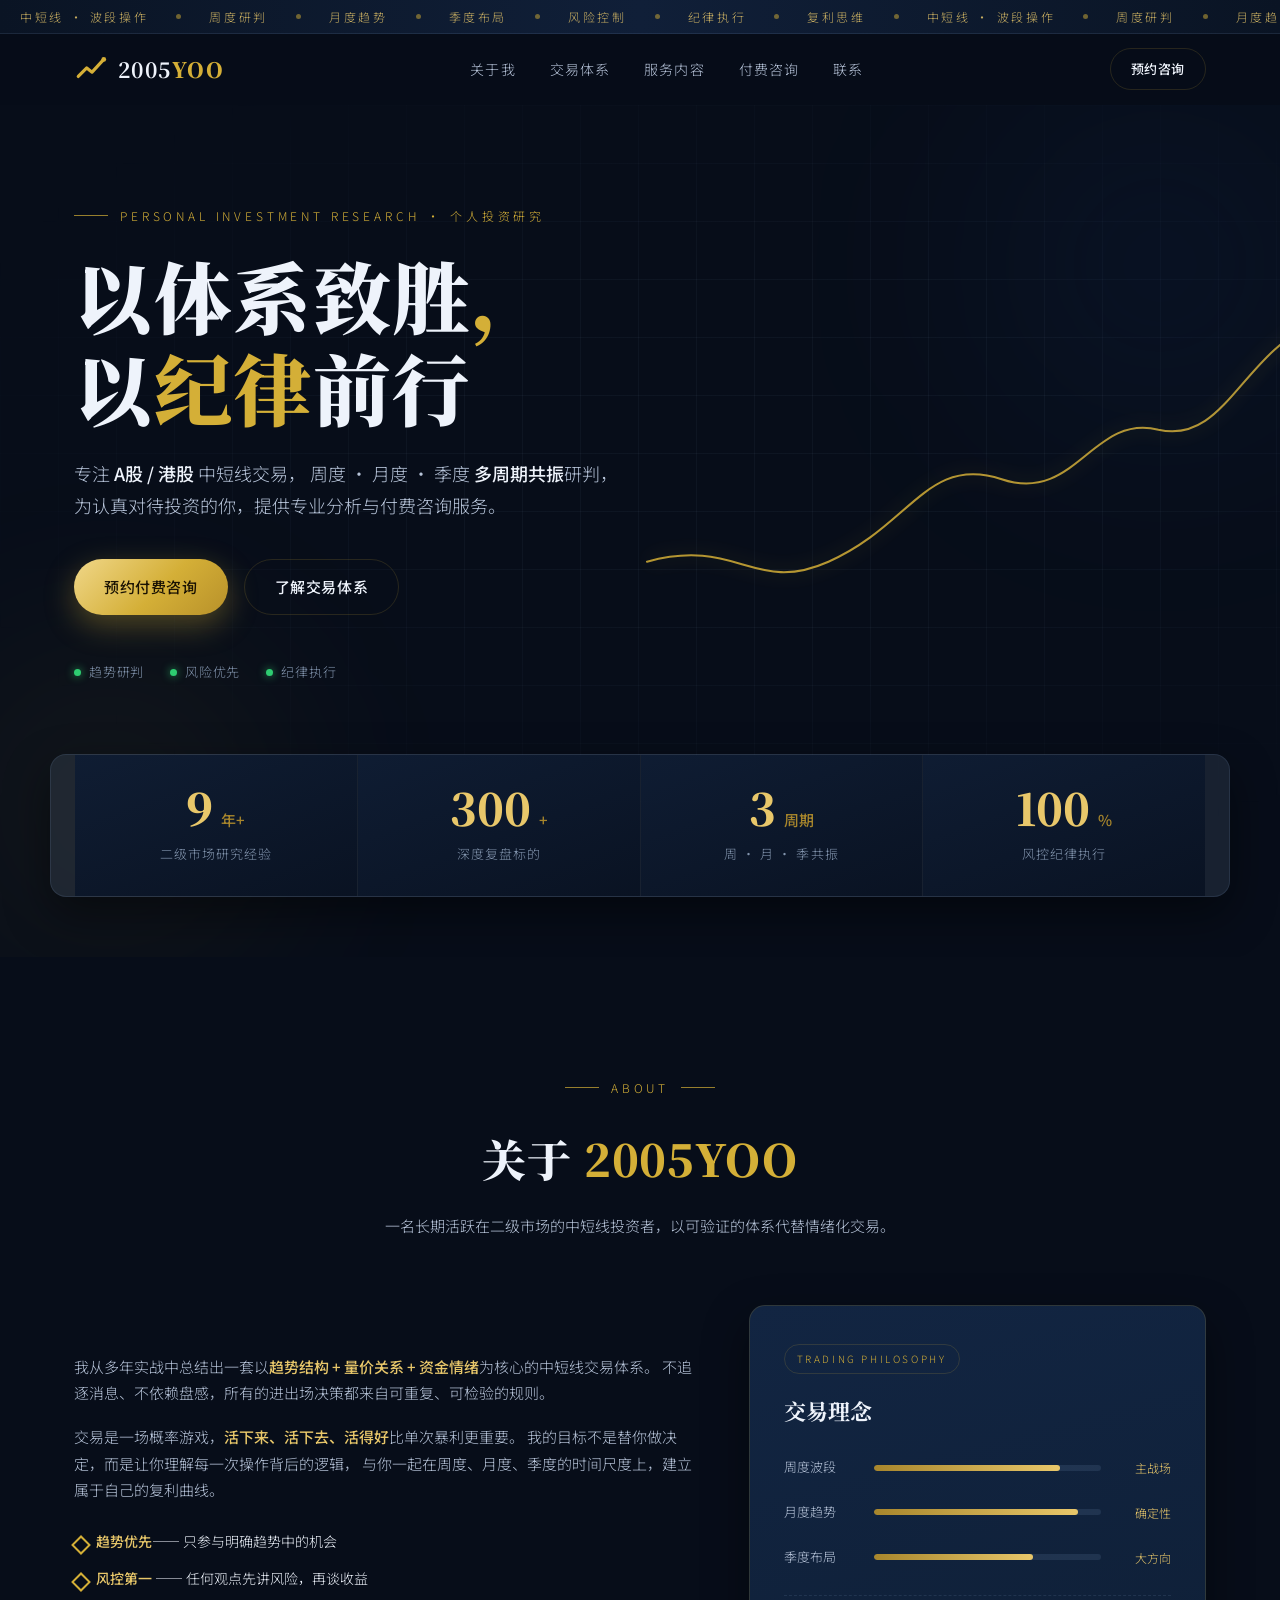
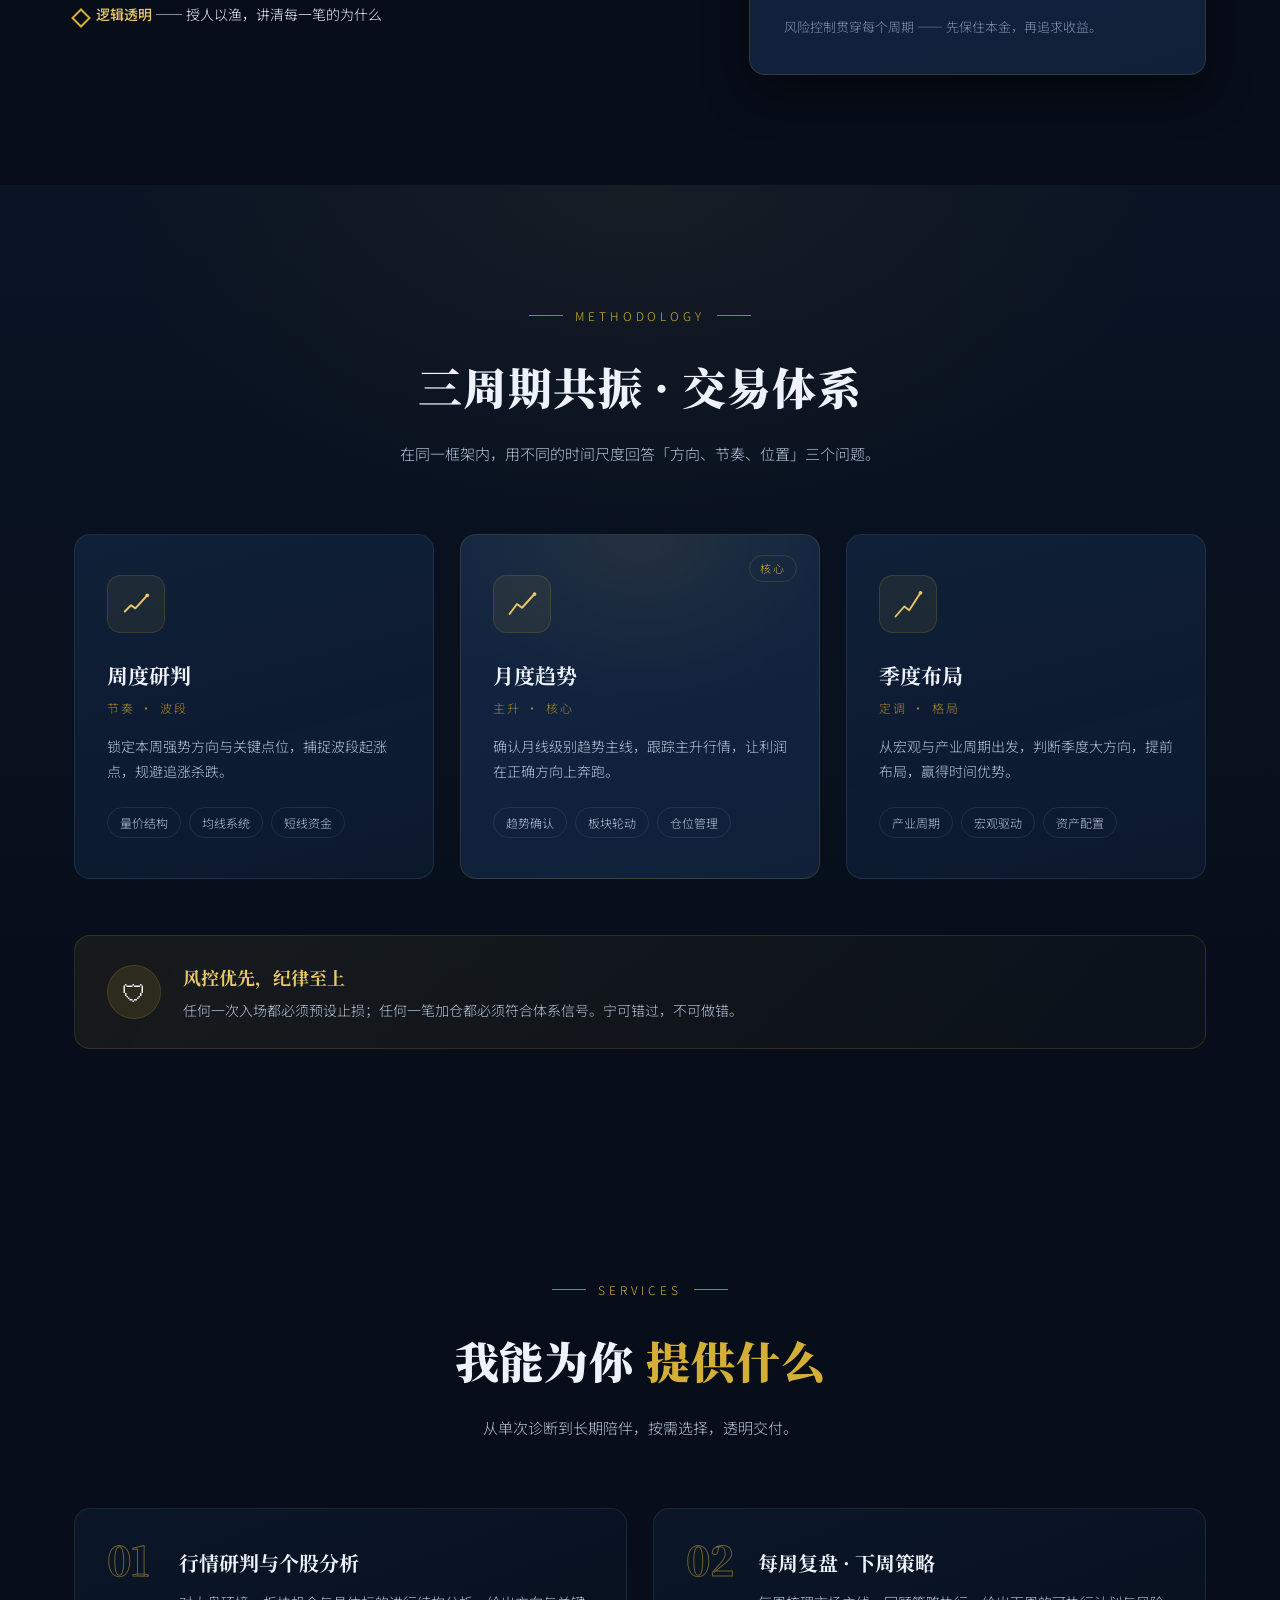
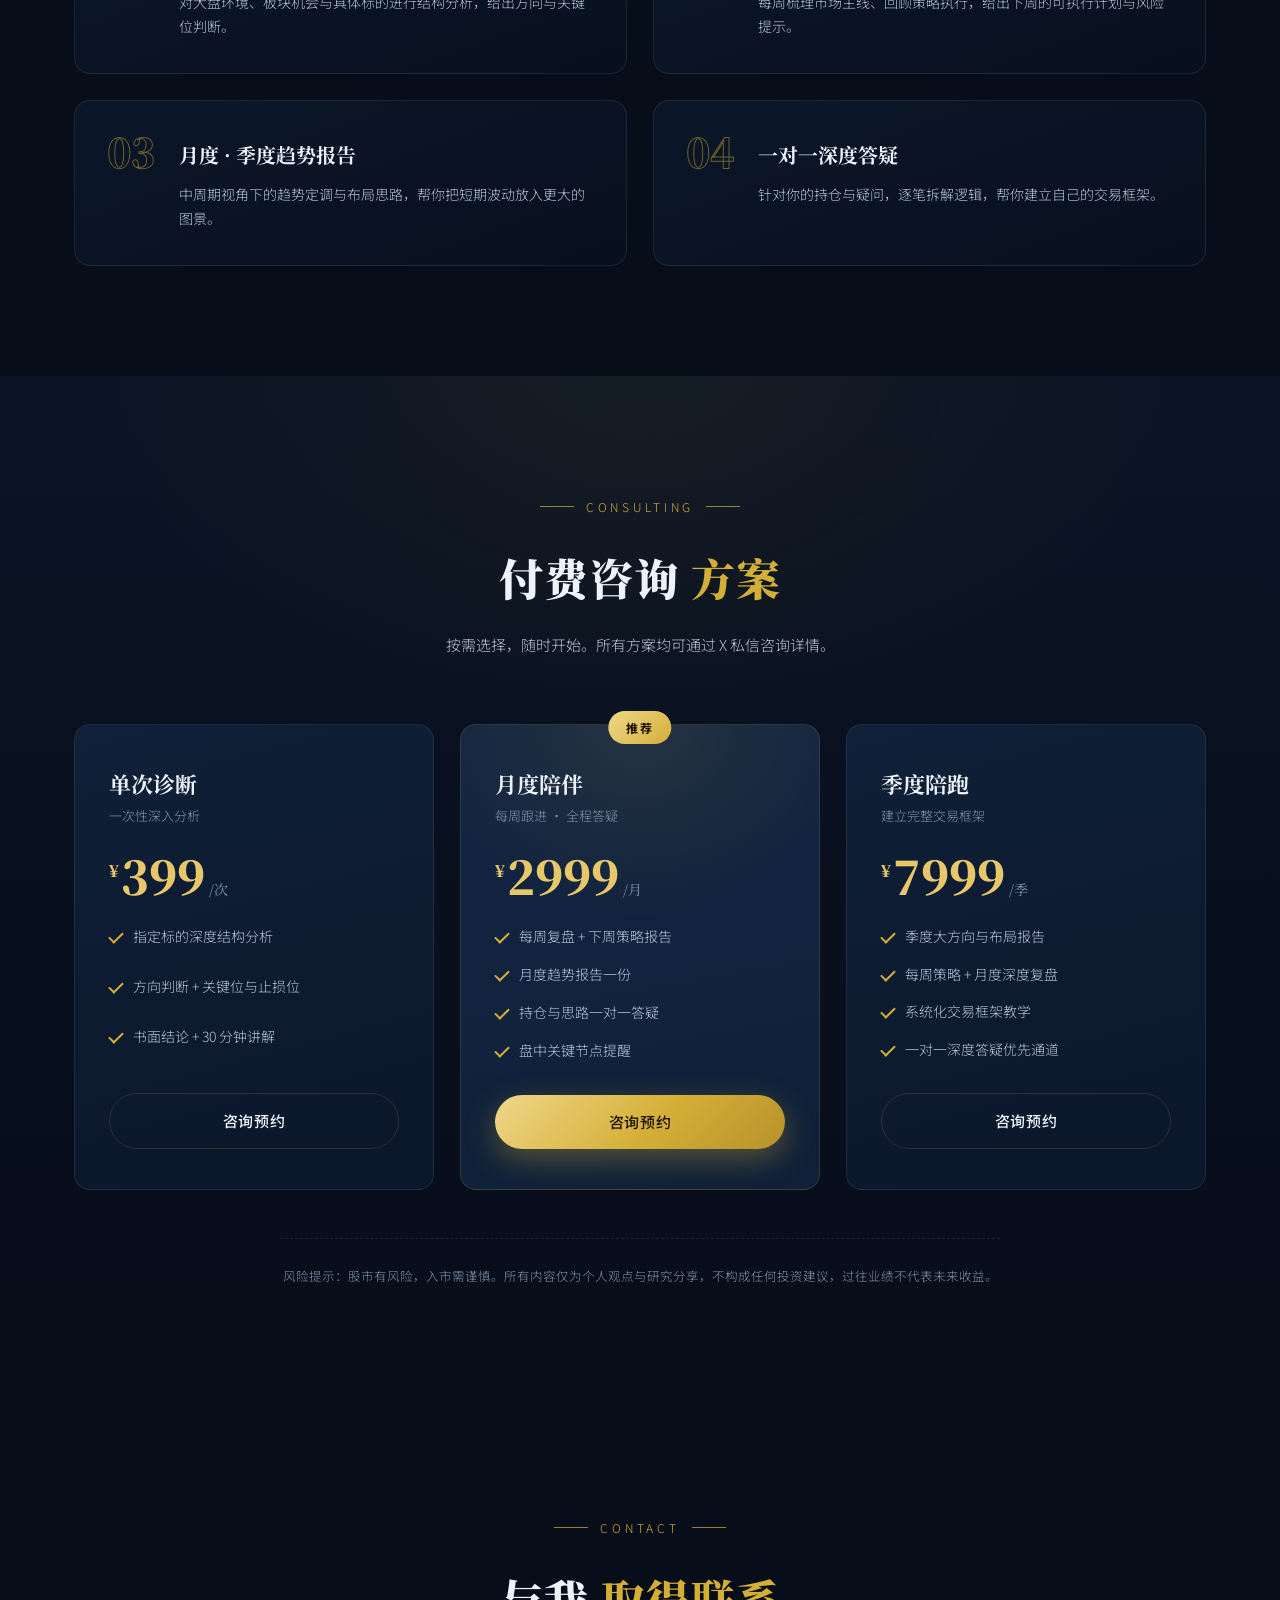
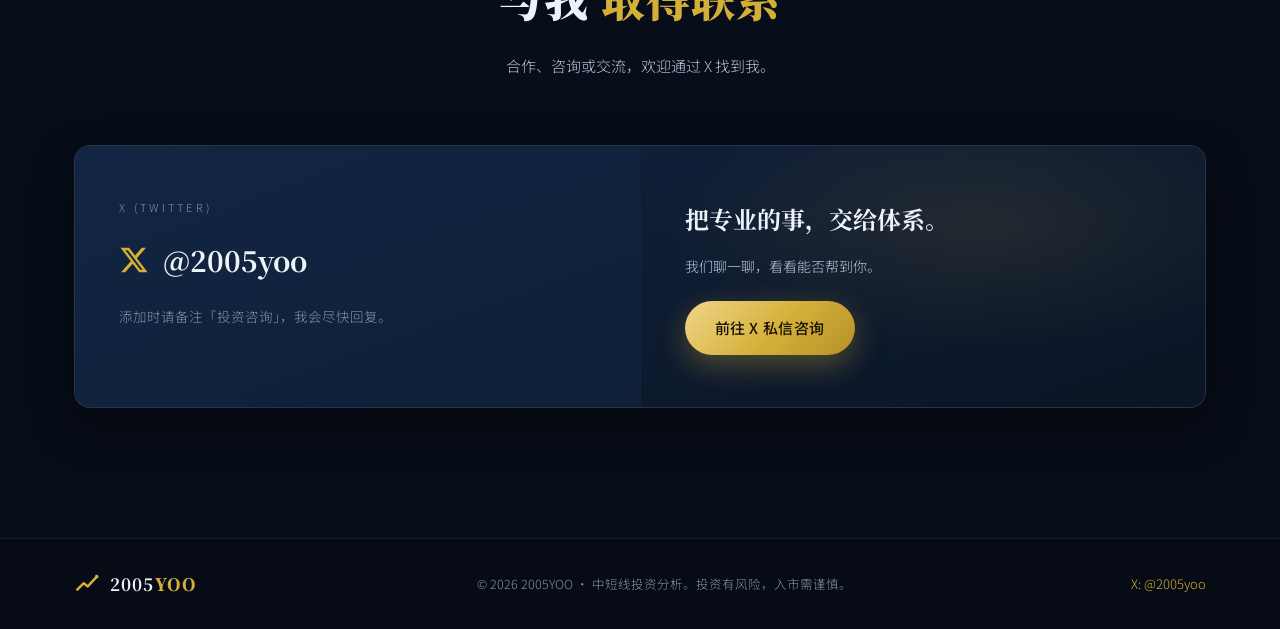
<file: docs/index.html>
<!DOCTYPE html>
<html lang="zh-CN">
<head>
  <meta charset="UTF-8" />
  <meta name="viewport" content="width=device-width, initial-scale=1.0" />
  <title>2005YOO · 中短线投资分析 | 周度 · 月度 · 季度</title>
  <meta name="description" content="2005YOO 个人投资分析工作室：专注中短线波段操作，周度、月度、季度多周期共振研判，为投资者提供行情分析与付费咨询服务。" />
  <meta name="keywords" content="股票投资,中短线,波段操作,投资分析,付费咨询,周度策略,月度趋势" />
  <meta property="og:title" content="2005YOO · 中短线投资分析" />
  <meta property="og:description" content="以体系致胜，以纪律前行。周度·月度·季度多周期共振，专业研判与付费咨询服务。" />
  <meta property="og:type" content="website" />
  <link rel="icon" href="data:image/svg+xml,%3Csvg xmlns='http://www.w3.org/2000/svg' viewBox='0 0 64 64'%3E%3Crect width='64' height='64' rx='14' fill='%230b1b33'/%3E%3Cpath d='M10 44 L24 30 L34 38 L54 16' stroke='%23d4af37' stroke-width='5' fill='none' stroke-linecap='round' stroke-linejoin='round'/%3E%3Ccircle cx='54' cy='16' r='4' fill='%23e8c76a'/%3E%3C/svg%3E" />
  <link rel="preconnect" href="https://fonts.googleapis.com" />
  <link rel="preconnect" href="https://fonts.gstatic.com" crossorigin />
  <link href="https://fonts.googleapis.com/css2?family=Noto+Sans+SC:wght@300;400;500;700&family=Noto+Serif+SC:wght@600;700;900&display=swap" rel="stylesheet" />
  <link rel="stylesheet" href="css/style.css" />
</head>
<body>
  <!-- 顶栏行情条 -->
  <div class="ticker" aria-hidden="true">
    <div class="ticker__track">
      <span>中短线 · 波段操作</span><span class="tick-sep"></span>
      <span>周度研判</span><span class="tick-sep"></span>
      <span>月度趋势</span><span class="tick-sep"></span>
      <span>季度布局</span><span class="tick-sep"></span>
      <span>风险控制</span><span class="tick-sep"></span>
      <span>纪律执行</span><span class="tick-sep"></span>
      <span>复利思维</span><span class="tick-sep"></span>
      <!-- 重复一份用于无缝滚动 -->
      <span>中短线 · 波段操作</span><span class="tick-sep"></span>
      <span>周度研判</span><span class="tick-sep"></span>
      <span>月度趋势</span><span class="tick-sep"></span>
      <span>季度布局</span><span class="tick-sep"></span>
      <span>风险控制</span><span class="tick-sep"></span>
      <span>纪律执行</span><span class="tick-sep"></span>
      <span>复利思维</span><span class="tick-sep"></span>
    </div>
  </div>

  <!-- 导航 -->
  <header class="nav" id="nav">
    <div class="container nav__inner">
      <a class="nav__brand" href="#top">
        <span class="brand-mark" aria-hidden="true">
          <svg viewBox="0 0 64 64"><path d="M8 46 L24 30 L34 38 L56 14" fill="none" stroke="currentColor" stroke-width="6" stroke-linecap="round" stroke-linejoin="round"/><circle cx="56" cy="14" r="4.5" fill="currentColor"/></svg>
        </span>
        <span class="brand-text">2005<em>YOO</em></span>
      </a>
      <nav class="nav__links" id="navLinks">
        <a href="#about">关于我</a>
        <a href="#strategy">交易体系</a>
        <a href="#services">服务内容</a>
        <a href="#pricing">付费咨询</a>
        <a href="#contact">联系</a>
      </nav>
      <a class="btn btn--ghost btn--sm nav__cta" href="#pricing">预约咨询</a>
      <button class="nav__toggle" id="navToggle" aria-label="菜单">
        <span></span><span></span><span></span>
      </button>
    </div>
  </header>

  <main id="top">
    <!-- Hero -->
    <section class="hero">
      <div class="hero__bg" aria-hidden="true">
        <svg class="hero__grid" viewBox="0 0 1200 800" preserveAspectRatio="none"></svg>
        <svg class="candle" viewBox="0 0 900 520" preserveAspectRatio="none">
          <path class="candle__path" d="M40 430 C150 400, 170 470, 260 430 C360 386, 380 300, 470 330 C560 360, 580 250, 660 270 C740 288, 760 180, 850 140" fill="none" stroke-linecap="round" stroke-linejoin="round"/>
          <circle class="candle__dot" cx="850" cy="140" r="5"/>
        </svg>
        <div class="hero__glow hero__glow--1"></div>
        <div class="hero__glow hero__glow--2"></div>
      </div>

      <div class="container hero__inner">
        <p class="kicker reveal">PERSONAL INVESTMENT RESEARCH · 个人投资研究</p>
        <h1 class="hero__title reveal">以体系致胜<span class="gold">，</span><br />以<span class="gold">纪律</span>前行</h1>
        <p class="hero__sub reveal">
          专注 <strong>A股 / 港股</strong> 中短线交易，<br class="only-mobile" />
          周度 · 月度 · 季度 <strong>多周期共振</strong>研判，
          为认真对待投资的你，提供专业分析与付费咨询服务。
        </p>
        <div class="hero__actions reveal">
          <a class="btn btn--gold" href="#pricing">预约付费咨询</a>
          <a class="btn btn--ghost" href="#strategy">了解交易体系</a>
        </div>
        <div class="hero__meta reveal">
          <span class="hero__meta-item"><i class="dot dot--up"></i>趋势研判</span>
          <span class="hero__meta-item"><i class="dot dot--up"></i>风险优先</span>
          <span class="hero__meta-item"><i class="dot dot--up"></i>纪律执行</span>
        </div>
      </div>

      <!-- 数据统计带 -->
      <div class="stats container reveal">
        <div class="stats__item">
          <span class="stats__num" data-count="9">0</span>
          <span class="stats__suffix">年+</span>
          <span class="stats__label">二级市场研究经验</span>
        </div>
        <div class="stats__item">
          <span class="stats__num" data-count="300">0</span>
          <span class="stats__suffix">+</span>
          <span class="stats__label">深度复盘标的</span>
        </div>
        <div class="stats__item">
          <span class="stats__num" data-count="3">0</span>
          <span class="stats__suffix">周期</span>
          <span class="stats__label">周 · 月 · 季共振</span>
        </div>
        <div class="stats__item">
          <span class="stats__num" data-count="100">0</span>
          <span class="stats__suffix">%</span>
          <span class="stats__label">风控纪律执行</span>
        </div>
      </div>
    </section>

    <!-- 关于我 -->
    <section class="section" id="about">
      <div class="container">
        <div class="section__head reveal">
          <p class="kicker">ABOUT</p>
          <h2 class="section__title">关于 <span class="gold">2005YOO</span></h2>
          <p class="section__desc">一名长期活跃在二级市场的中短线投资者，以可验证的体系代替情绪化交易。</p>
        </div>

        <div class="about">
          <div class="about__text reveal">
            <p>
              我从多年实战中总结出一套以<strong>趋势结构 + 量价关系 + 资金情绪</strong>为核心的中短线交易体系。
              不追逐消息、不依赖盘感，所有的进出场决策都来自可重复、可检验的规则。
            </p>
            <p>
              交易是一场概率游戏，<strong>活下来、活下去、活得好</strong>比单次暴利更重要。
              我的目标不是替你做决定，而是让你理解每一次操作背后的逻辑，
              与你一起在周度、月度、季度的时间尺度上，建立属于自己的复利曲线。
            </p>
            <ul class="about__points">
              <li><b>趋势优先</b>—— 只参与明确趋势中的机会</li>
              <li><b>风控第一</b> —— 任何观点先讲风险，再谈收益</li>
              <li><b>逻辑透明</b> —— 授人以渔，讲清每一笔的为什么</li>
            </ul>
          </div>

          <div class="about__card reveal">
            <div class="about__card-head">
              <span class="about__badge">TRADING PHILOSOPHY</span>
              <h3>交易理念</h3>
            </div>
            <div class="philosophy">
              <div class="philosophy__row">
                <span class="philosophy__label">周度波段</span>
                <div class="bar"><i style="--w:82%"></i></div>
                <span class="philosophy__val">主战场</span>
              </div>
              <div class="philosophy__row">
                <span class="philosophy__label">月度趋势</span>
                <div class="bar"><i style="--w:90%"></i></div>
                <span class="philosophy__val">确定性</span>
              </div>
              <div class="philosophy__row">
                <span class="philosophy__label">季度布局</span>
                <div class="bar"><i style="--w:70%"></i></div>
                <span class="philosophy__val">大方向</span>
              </div>
            </div>
            <p class="about__card-foot">风险控制贯穿每个周期 —— 先保住本金，再追求收益。</p>
          </div>
        </div>
      </div>
    </section>

    <!-- 交易体系 -->
    <section class="section section--dark" id="strategy">
      <div class="container">
        <div class="section__head reveal">
          <p class="kicker">METHODOLOGY</p>
          <h2 class="section__title">三周期共振 · 交易体系</h2>
          <p class="section__desc">在同一框架内，用不同的时间尺度回答「方向、节奏、位置」三个问题。</p>
        </div>

        <div class="cards">
          <article class="card reveal">
            <div class="card__icon">
              <svg viewBox="0 0 48 48"><path d="M6 36 L16 26 L23 31 L42 10" fill="none" stroke="currentColor" stroke-width="3" stroke-linecap="round" stroke-linejoin="round"/><circle cx="42" cy="10" r="3" fill="currentColor"/></svg>
            </div>
            <h3 class="card__title">周度研判</h3>
            <p class="card__sub">节奏 · 波段</p>
            <p class="card__desc">锁定本周强势方向与关键点位，捕捉波段起涨点，规避追涨杀跌。</p>
            <ul class="card__tags">
              <li>量价结构</li><li>均线系统</li><li>短线资金</li>
            </ul>
          </article>

          <article class="card card--feature reveal">
            <div class="card__icon">
              <svg viewBox="0 0 48 48"><path d="M4 40 L16 24 L24 30 L44 8" fill="none" stroke="currentColor" stroke-width="3" stroke-linecap="round" stroke-linejoin="round"/><circle cx="44" cy="8" r="3" fill="currentColor"/></svg>
            </div>
            <h3 class="card__title">月度趋势</h3>
            <p class="card__sub">主升 · 核心</p>
            <p class="card__desc">确认月线级别趋势主线，跟踪主升行情，让利润在正确方向上奔跑。</p>
            <ul class="card__tags">
              <li>趋势确认</li><li>板块轮动</li><li>仓位管理</li>
            </ul>
          </article>

          <article class="card reveal">
            <div class="card__icon">
              <svg viewBox="0 0 48 48"><path d="M4 44 L18 28 L26 34 L44 6" fill="none" stroke="currentColor" stroke-width="3" stroke-linecap="round" stroke-linejoin="round"/><circle cx="44" cy="6" r="3" fill="currentColor"/></svg>
            </div>
            <h3 class="card__title">季度布局</h3>
            <p class="card__sub">定调 · 格局</p>
            <p class="card__desc">从宏观与产业周期出发，判断季度大方向，提前布局，赢得时间优势。</p>
            <ul class="card__tags">
              <li>产业周期</li><li>宏观驱动</li><li>资产配置</li>
            </ul>
          </article>
        </div>

        <div class="risk reveal">
          <div class="risk__icon" aria-hidden="true">🛡</div>
          <div>
            <h3>风控优先，纪律至上</h3>
            <p>任何一次入场都必须预设止损；任何一笔加仓都必须符合体系信号。宁可错过，不可做错。</p>
          </div>
        </div>
      </div>
    </section>

    <!-- 服务内容 -->
    <section class="section" id="services">
      <div class="container">
        <div class="section__head reveal">
          <p class="kicker">SERVICES</p>
          <h2 class="section__title">我能为你 <span class="gold">提供什么</span></h2>
          <p class="section__desc">从单次诊断到长期陪伴，按需选择，透明交付。</p>
        </div>

        <div class="features">
          <div class="feature reveal">
            <span class="feature__no">01</span>
            <h3>行情研判与个股分析</h3>
            <p>对大盘环境、板块机会与具体标的进行结构分析，给出方向与关键位判断。</p>
          </div>
          <div class="feature reveal">
            <span class="feature__no">02</span>
            <h3>每周复盘 · 下周策略</h3>
            <p>每周梳理市场主线、回顾策略执行，给出下周的可执行计划与风险提示。</p>
          </div>
          <div class="feature reveal">
            <span class="feature__no">03</span>
            <h3>月度 · 季度趋势报告</h3>
            <p>中周期视角下的趋势定调与布局思路，帮你把短期波动放入更大的图景。</p>
          </div>
          <div class="feature reveal">
            <span class="feature__no">04</span>
            <h3>一对一深度答疑</h3>
            <p>针对你的持仓与疑问，逐笔拆解逻辑，帮你建立自己的交易框架。</p>
          </div>
        </div>
      </div>
    </section>

    <!-- 付费咨询 -->
    <section class="section section--dark" id="pricing">
      <div class="container">
        <div class="section__head reveal">
          <p class="kicker">CONSULTING</p>
          <h2 class="section__title">付费咨询 <span class="gold">方案</span></h2>
          <p class="section__desc">按需选择，随时开始。所有方案均可通过 X 私信咨询详情。</p>
        </div>

        <div class="plans">
          <article class="plan reveal">
            <h3 class="plan__name">单次诊断</h3>
            <p class="plan__sub">一次性深入分析</p>
            <div class="plan__price"><span class="plan__currency">¥</span>399<span class="plan__per">/次</span></div>
            <ul class="plan__list">
              <li>指定标的深度结构分析</li>
              <li>方向判断 + 关键位与止损位</li>
              <li>书面结论 + 30 分钟讲解</li>
            </ul>
            <a class="btn btn--ghost btn--block" href="#contact">咨询预约</a>
          </article>

          <article class="plan plan--feature reveal">
            <span class="plan__badge">推荐</span>
            <h3 class="plan__name">月度陪伴</h3>
            <p class="plan__sub">每周跟进 · 全程答疑</p>
            <div class="plan__price"><span class="plan__currency">¥</span>2999<span class="plan__per">/月</span></div>
            <ul class="plan__list">
              <li>每周复盘 + 下周策略报告</li>
              <li>月度趋势报告一份</li>
              <li>持仓与思路一对一答疑</li>
              <li>盘中关键节点提醒</li>
            </ul>
            <a class="btn btn--gold btn--block" href="#contact">咨询预约</a>
          </article>

          <article class="plan reveal">
            <h3 class="plan__name">季度陪跑</h3>
            <p class="plan__sub">建立完整交易框架</p>
            <div class="plan__price"><span class="plan__currency">¥</span>7999<span class="plan__per">/季</span></div>
            <ul class="plan__list">
              <li>季度大方向与布局报告</li>
              <li>每周策略 + 月度深度复盘</li>
              <li>系统化交易框架教学</li>
              <li>一对一深度答疑优先通道</li>
            </ul>
            <a class="btn btn--ghost btn--block" href="#contact">咨询预约</a>
          </article>
        </div>

        <p class="disclaimer reveal">
          风险提示：股市有风险，入市需谨慎。所有内容仅为个人观点与研究分享，不构成任何投资建议，过往业绩不代表未来收益。
        </p>
      </div>
    </section>

    <!-- 联系 -->
    <section class="section contact" id="contact">
      <div class="container">
        <div class="section__head reveal">
          <p class="kicker">CONTACT</p>
          <h2 class="section__title">与我 <span class="gold">取得联系</span></h2>
          <p class="section__desc">合作、咨询或交流，欢迎通过 X 找到我。</p>
        </div>

        <div class="contact__box reveal">
          <div class="contact__card">
            <span class="contact__label">X (Twitter)</span>
            <a class="contact__link" href="https://x.com/2005yoo" target="_blank" rel="noopener noreferrer">
              <svg class="contact__x" viewBox="0 0 24 24" aria-hidden="true">
                <path d="M18.244 2.25h3.308l-7.227 8.26 8.502 11.24H16.17l-5.214-6.817L4.99 21.75H1.68l7.73-8.835L1.254 2.25H8.08l4.713 6.231zm-1.161 17.52h1.833L7.084 4.126H5.117z" fill="currentColor"/>
              </svg>
              @2005yoo
            </a>
            <p class="contact__hint">添加时请备注「投资咨询」，我会尽快回复。</p>
          </div>
          <div class="contact__cta">
            <h3>把专业的事，交给体系。</h3>
            <p>我们聊一聊，看看能否帮到你。</p>
            <a class="btn btn--gold" href="https://x.com/2005yoo" target="_blank" rel="noopener noreferrer">前往 X 私信咨询</a>
          </div>
        </div>
      </div>
    </section>
  </main>

  <!-- 页脚 -->
  <footer class="footer">
    <div class="container footer__inner">
      <div class="footer__brand">
        <span class="brand-mark" aria-hidden="true">
          <svg viewBox="0 0 64 64"><path d="M8 46 L24 30 L34 38 L56 14" fill="none" stroke="currentColor" stroke-width="6" stroke-linecap="round" stroke-linejoin="round"/><circle cx="56" cy="14" r="4.5" fill="currentColor"/></svg>
        </span>
        <span class="brand-text">2005<em>YOO</em></span>
      </div>
      <p class="footer__copy">© <span id="year">2026</span> 2005YOO · 中短线投资分析。投资有风险，入市需谨慎。</p>
      <a class="footer__x" href="https://x.com/2005yoo" target="_blank" rel="noopener noreferrer">X: @2005yoo</a>
    </div>
  </footer>

  <script src="js/main.js"></script>
</body>
</html>
</file>
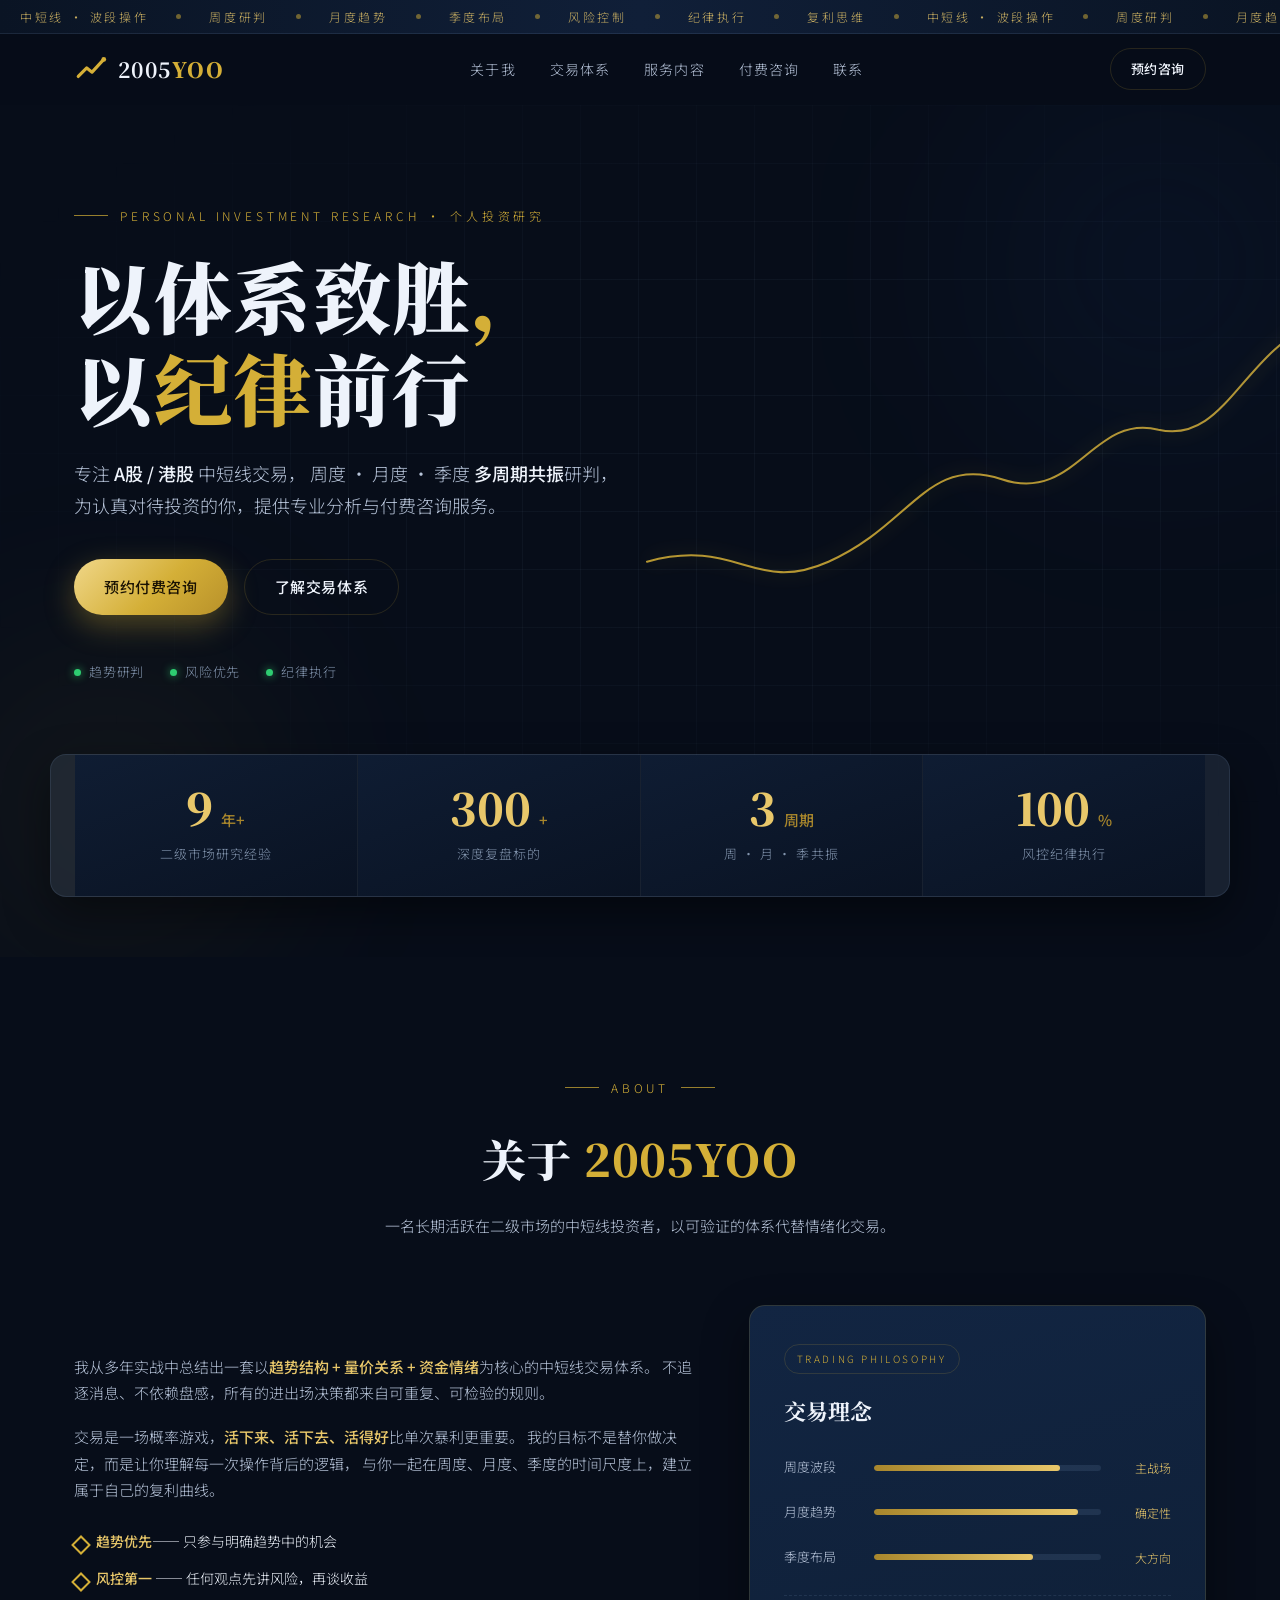
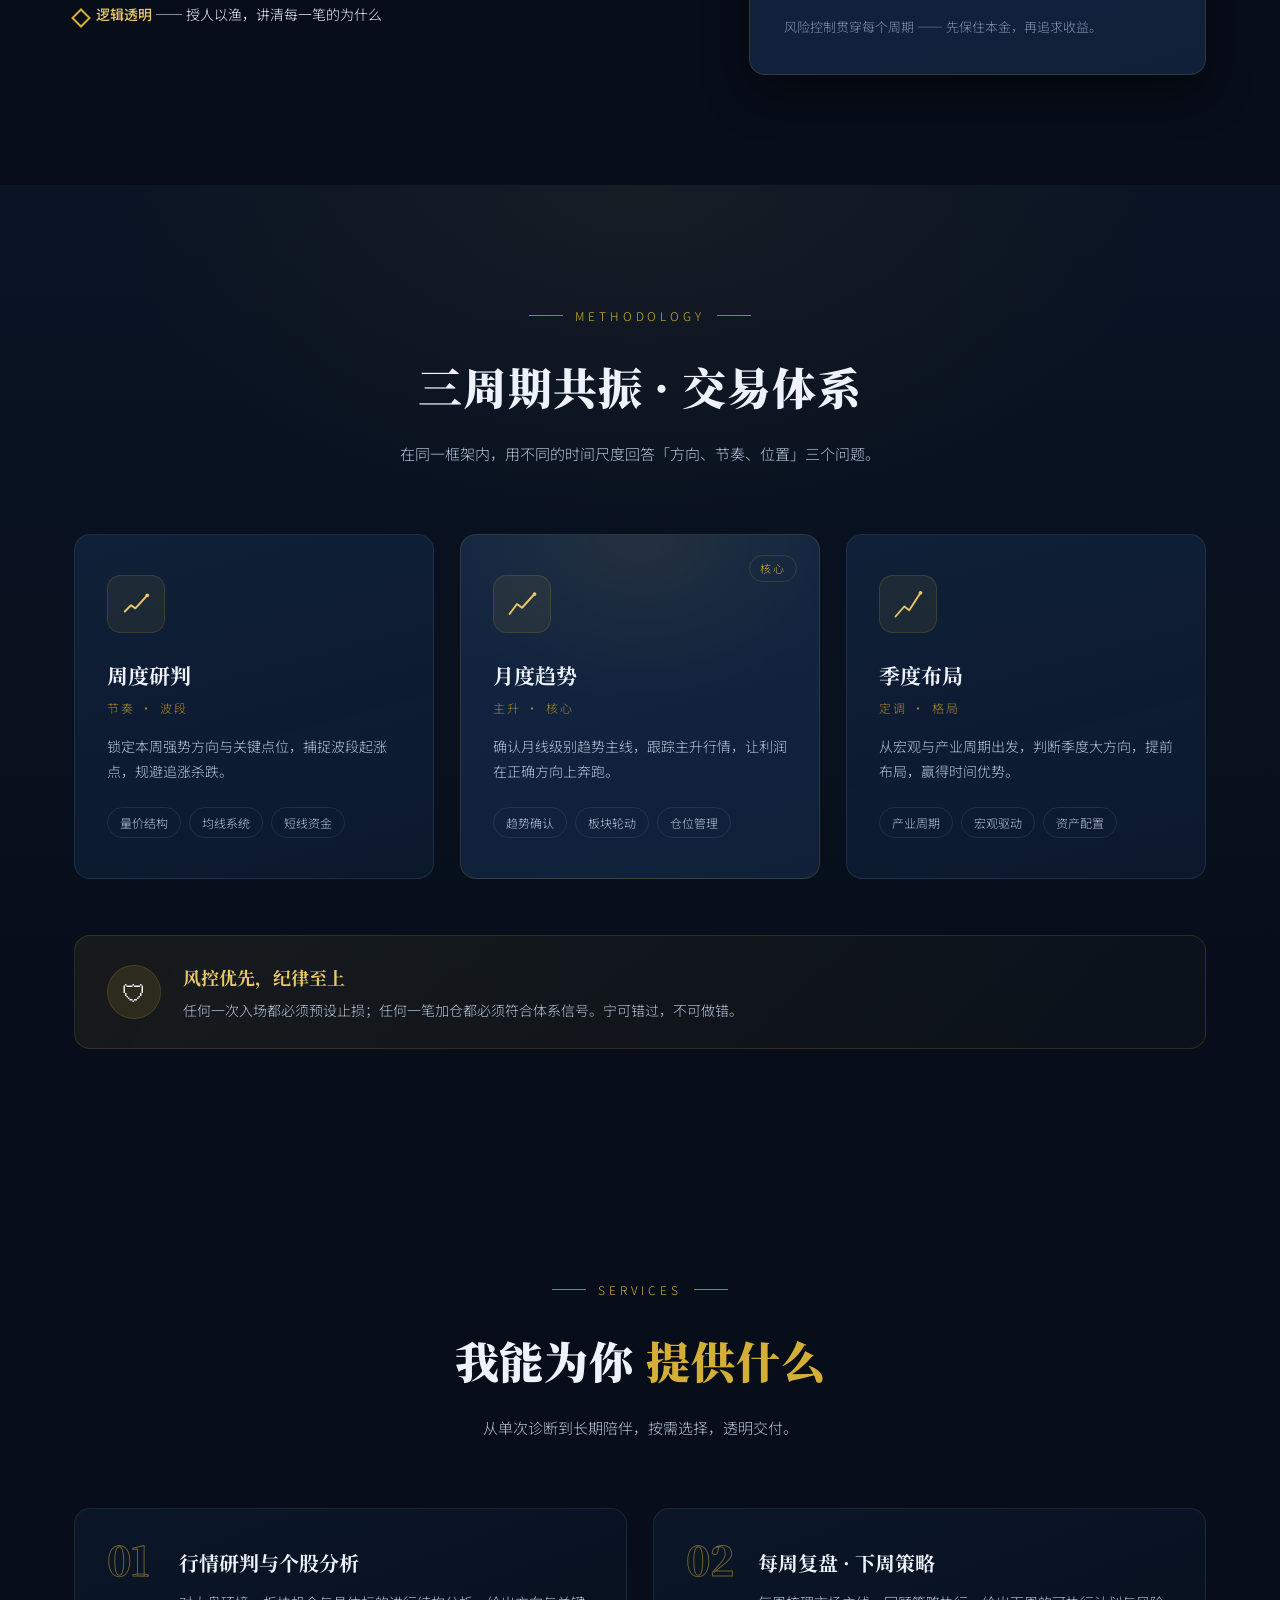
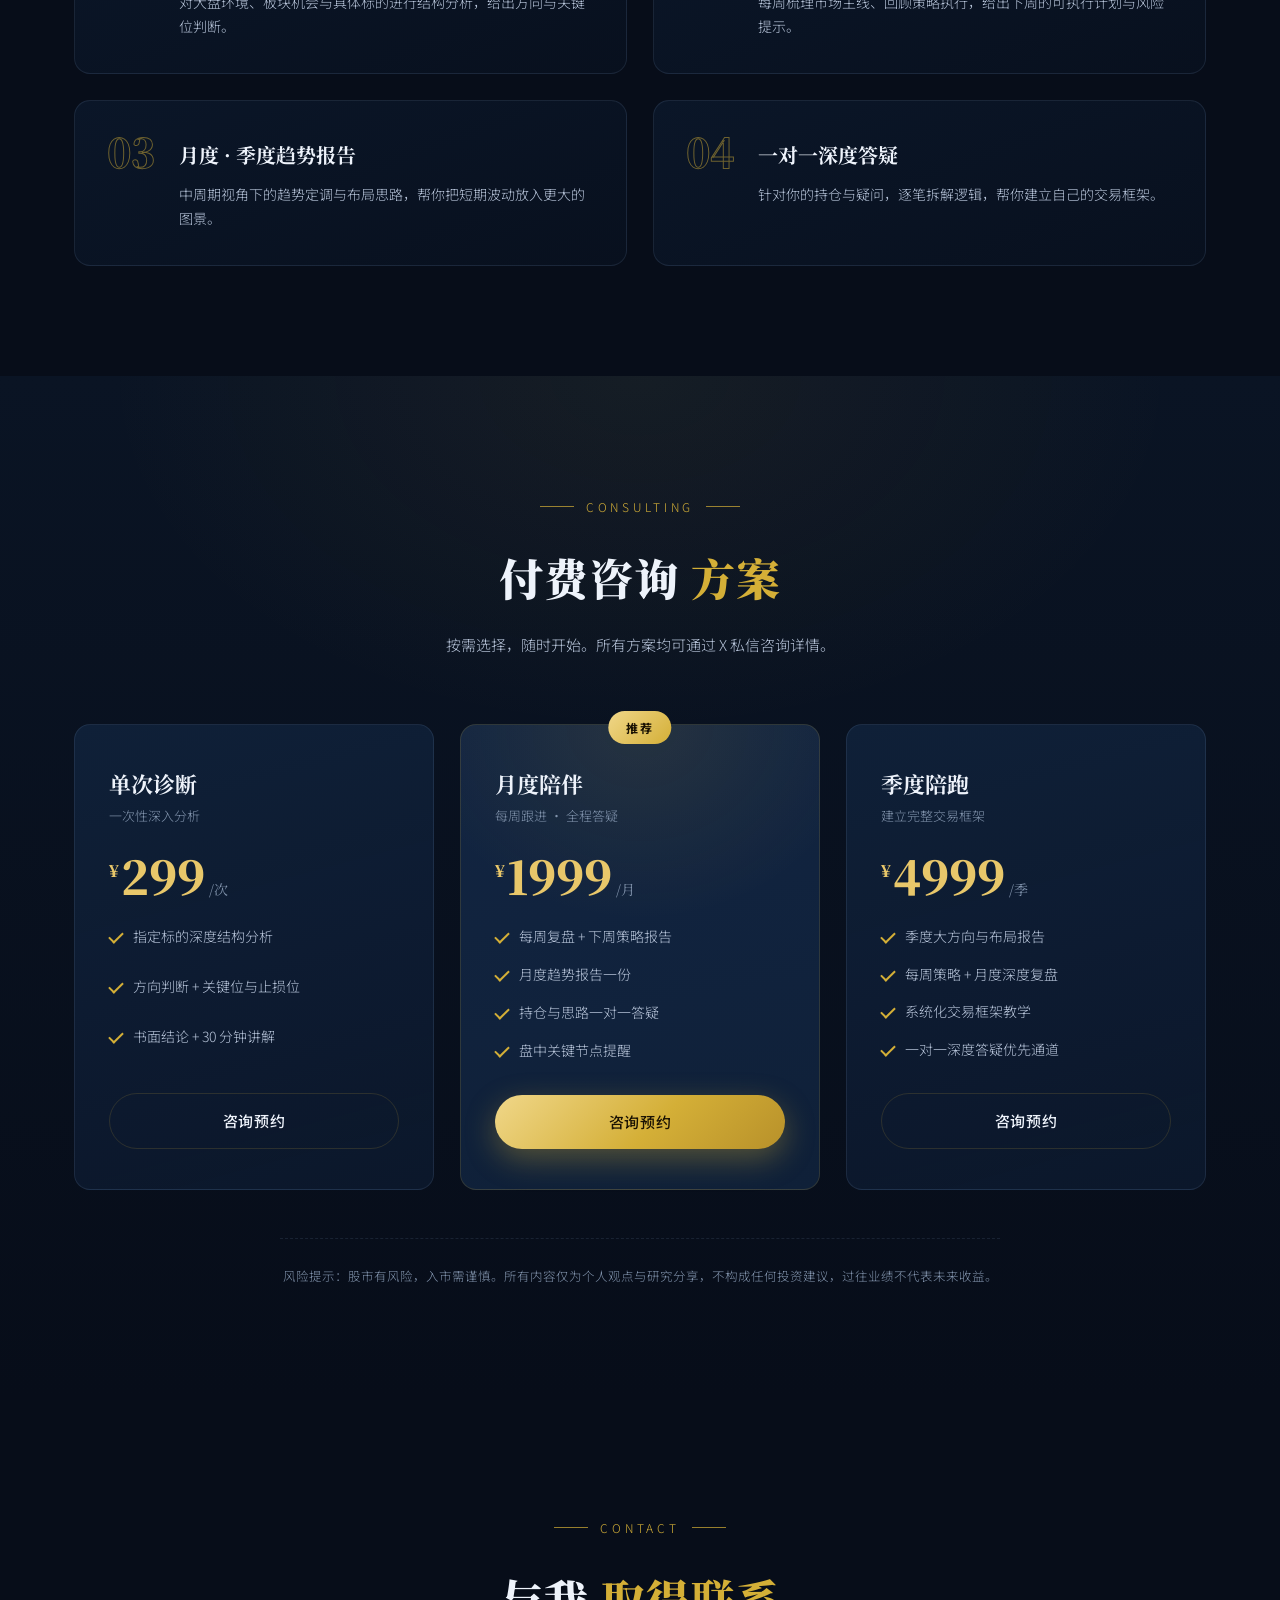
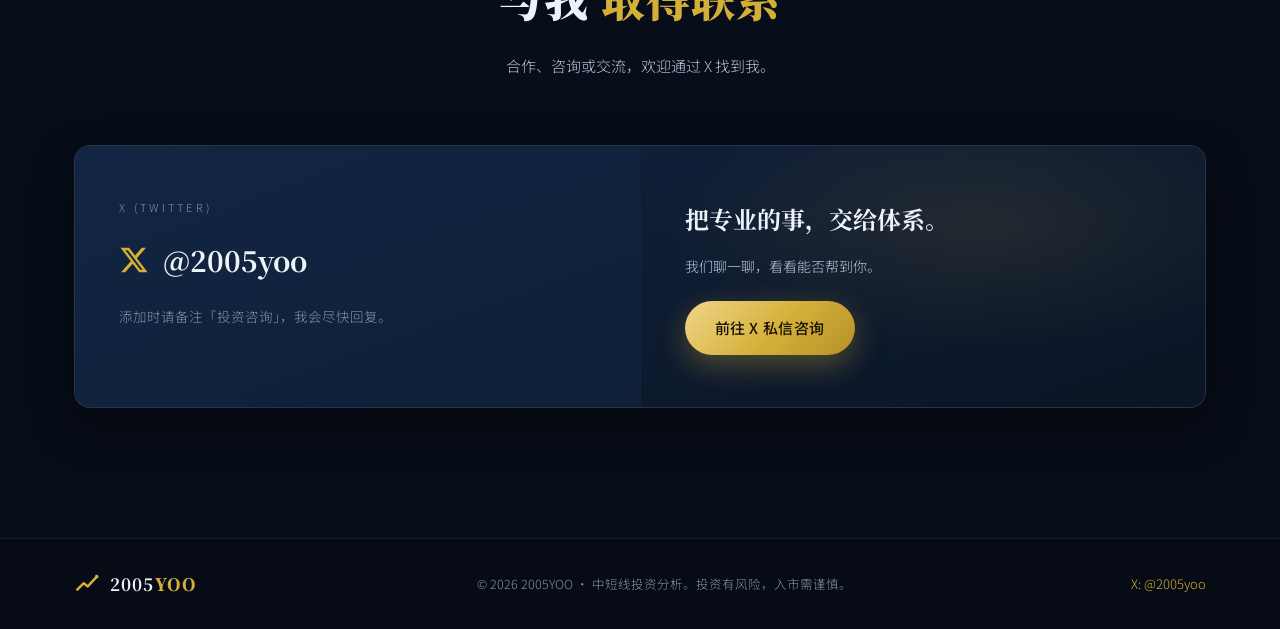
<file: html/index.html>
<!DOCTYPE html>
<html lang="zh-CN">
<head>
  <meta charset="UTF-8" />
  <meta name="viewport" content="width=device-width, initial-scale=1.0" />
  <title>2005YOO · 中短线投资分析 | 周度 · 月度 · 季度</title>
  <meta name="description" content="2005YOO 个人投资分析工作室：专注中短线波段操作，周度、月度、季度多周期共振研判，为投资者提供行情分析与付费咨询服务。" />
  <meta name="keywords" content="股票投资,中短线,波段操作,投资分析,付费咨询,周度策略,月度趋势" />
  <meta property="og:title" content="2005YOO · 中短线投资分析" />
  <meta property="og:description" content="以体系致胜，以纪律前行。周度·月度·季度多周期共振，专业研判与付费咨询服务。" />
  <meta property="og:type" content="website" />
  <link rel="icon" href="data:image/svg+xml,%3Csvg xmlns='http://www.w3.org/2000/svg' viewBox='0 0 64 64'%3E%3Crect width='64' height='64' rx='14' fill='%230b1b33'/%3E%3Cpath d='M10 44 L24 30 L34 38 L54 16' stroke='%23d4af37' stroke-width='5' fill='none' stroke-linecap='round' stroke-linejoin='round'/%3E%3Ccircle cx='54' cy='16' r='4' fill='%23e8c76a'/%3E%3C/svg%3E" />
  <link rel="preconnect" href="https://fonts.googleapis.com" />
  <link rel="preconnect" href="https://fonts.gstatic.com" crossorigin />
  <link href="https://fonts.googleapis.com/css2?family=Noto+Sans+SC:wght@300;400;500;700&family=Noto+Serif+SC:wght@600;700;900&display=swap" rel="stylesheet" />
  <link rel="stylesheet" href="css/style.css" />
</head>
<body>
  <!-- 顶栏行情条 -->
  <div class="ticker" aria-hidden="true">
    <div class="ticker__track">
      <span>中短线 · 波段操作</span><span class="tick-sep"></span>
      <span>周度研判</span><span class="tick-sep"></span>
      <span>月度趋势</span><span class="tick-sep"></span>
      <span>季度布局</span><span class="tick-sep"></span>
      <span>风险控制</span><span class="tick-sep"></span>
      <span>纪律执行</span><span class="tick-sep"></span>
      <span>复利思维</span><span class="tick-sep"></span>
      <!-- 重复一份用于无缝滚动 -->
      <span>中短线 · 波段操作</span><span class="tick-sep"></span>
      <span>周度研判</span><span class="tick-sep"></span>
      <span>月度趋势</span><span class="tick-sep"></span>
      <span>季度布局</span><span class="tick-sep"></span>
      <span>风险控制</span><span class="tick-sep"></span>
      <span>纪律执行</span><span class="tick-sep"></span>
      <span>复利思维</span><span class="tick-sep"></span>
    </div>
  </div>

  <!-- 导航 -->
  <header class="nav" id="nav">
    <div class="container nav__inner">
      <a class="nav__brand" href="#top">
        <span class="brand-mark" aria-hidden="true">
          <svg viewBox="0 0 64 64"><path d="M8 46 L24 30 L34 38 L56 14" fill="none" stroke="currentColor" stroke-width="6" stroke-linecap="round" stroke-linejoin="round"/><circle cx="56" cy="14" r="4.5" fill="currentColor"/></svg>
        </span>
        <span class="brand-text">2005<em>YOO</em></span>
      </a>
      <nav class="nav__links" id="navLinks">
        <a href="#about">关于我</a>
        <a href="#strategy">交易体系</a>
        <a href="#services">服务内容</a>
        <a href="#pricing">付费咨询</a>
        <a href="#contact">联系</a>
      </nav>
      <a class="btn btn--ghost btn--sm nav__cta" href="#pricing">预约咨询</a>
      <button class="nav__toggle" id="navToggle" aria-label="菜单">
        <span></span><span></span><span></span>
      </button>
    </div>
  </header>

  <main id="top">
    <!-- Hero -->
    <section class="hero">
      <div class="hero__bg" aria-hidden="true">
        <svg class="hero__grid" viewBox="0 0 1200 800" preserveAspectRatio="none"></svg>
        <svg class="candle" viewBox="0 0 900 520" preserveAspectRatio="none">
          <path class="candle__path" d="M40 430 C150 400, 170 470, 260 430 C360 386, 380 300, 470 330 C560 360, 580 250, 660 270 C740 288, 760 180, 850 140" fill="none" stroke-linecap="round" stroke-linejoin="round"/>
          <circle class="candle__dot" cx="850" cy="140" r="5"/>
        </svg>
        <div class="hero__glow hero__glow--1"></div>
        <div class="hero__glow hero__glow--2"></div>
      </div>

      <div class="container hero__inner">
        <p class="kicker reveal">PERSONAL INVESTMENT RESEARCH · 个人投资研究</p>
        <h1 class="hero__title reveal">以体系致胜<span class="gold">，</span><br />以<span class="gold">纪律</span>前行</h1>
        <p class="hero__sub reveal">
          专注 <strong>A股 / 港股</strong> 中短线交易，<br class="only-mobile" />
          周度 · 月度 · 季度 <strong>多周期共振</strong>研判，
          为认真对待投资的你，提供专业分析与付费咨询服务。
        </p>
        <div class="hero__actions reveal">
          <a class="btn btn--gold" href="#pricing">预约付费咨询</a>
          <a class="btn btn--ghost" href="#strategy">了解交易体系</a>
        </div>
        <div class="hero__meta reveal">
          <span class="hero__meta-item"><i class="dot dot--up"></i>趋势研判</span>
          <span class="hero__meta-item"><i class="dot dot--up"></i>风险优先</span>
          <span class="hero__meta-item"><i class="dot dot--up"></i>纪律执行</span>
        </div>
      </div>

      <!-- 数据统计带 -->
      <div class="stats container reveal">
        <div class="stats__item">
          <span class="stats__num" data-count="9">0</span>
          <span class="stats__suffix">年+</span>
          <span class="stats__label">二级市场研究经验</span>
        </div>
        <div class="stats__item">
          <span class="stats__num" data-count="300">0</span>
          <span class="stats__suffix">+</span>
          <span class="stats__label">深度复盘标的</span>
        </div>
        <div class="stats__item">
          <span class="stats__num" data-count="3">0</span>
          <span class="stats__suffix">周期</span>
          <span class="stats__label">周 · 月 · 季共振</span>
        </div>
        <div class="stats__item">
          <span class="stats__num" data-count="100">0</span>
          <span class="stats__suffix">%</span>
          <span class="stats__label">风控纪律执行</span>
        </div>
      </div>
    </section>

    <!-- 关于我 -->
    <section class="section" id="about">
      <div class="container">
        <div class="section__head reveal">
          <p class="kicker">ABOUT</p>
          <h2 class="section__title">关于 <span class="gold">2005YOO</span></h2>
          <p class="section__desc">一名长期活跃在二级市场的中短线投资者，以可验证的体系代替情绪化交易。</p>
        </div>

        <div class="about">
          <div class="about__text reveal">
            <p>
              我从多年实战中总结出一套以<strong>趋势结构 + 量价关系 + 资金情绪</strong>为核心的中短线交易体系。
              不追逐消息、不依赖盘感，所有的进出场决策都来自可重复、可检验的规则。
            </p>
            <p>
              交易是一场概率游戏，<strong>活下来、活下去、活得好</strong>比单次暴利更重要。
              我的目标不是替你做决定，而是让你理解每一次操作背后的逻辑，
              与你一起在周度、月度、季度的时间尺度上，建立属于自己的复利曲线。
            </p>
            <ul class="about__points">
              <li><b>趋势优先</b>—— 只参与明确趋势中的机会</li>
              <li><b>风控第一</b> —— 任何观点先讲风险，再谈收益</li>
              <li><b>逻辑透明</b> —— 授人以渔，讲清每一笔的为什么</li>
            </ul>
          </div>

          <div class="about__card reveal">
            <div class="about__card-head">
              <span class="about__badge">TRADING PHILOSOPHY</span>
              <h3>交易理念</h3>
            </div>
            <div class="philosophy">
              <div class="philosophy__row">
                <span class="philosophy__label">周度波段</span>
                <div class="bar"><i style="--w:82%"></i></div>
                <span class="philosophy__val">主战场</span>
              </div>
              <div class="philosophy__row">
                <span class="philosophy__label">月度趋势</span>
                <div class="bar"><i style="--w:90%"></i></div>
                <span class="philosophy__val">确定性</span>
              </div>
              <div class="philosophy__row">
                <span class="philosophy__label">季度布局</span>
                <div class="bar"><i style="--w:70%"></i></div>
                <span class="philosophy__val">大方向</span>
              </div>
            </div>
            <p class="about__card-foot">风险控制贯穿每个周期 —— 先保住本金，再追求收益。</p>
          </div>
        </div>
      </div>
    </section>

    <!-- 交易体系 -->
    <section class="section section--dark" id="strategy">
      <div class="container">
        <div class="section__head reveal">
          <p class="kicker">METHODOLOGY</p>
          <h2 class="section__title">三周期共振 · 交易体系</h2>
          <p class="section__desc">在同一框架内，用不同的时间尺度回答「方向、节奏、位置」三个问题。</p>
        </div>

        <div class="cards">
          <article class="card reveal">
            <div class="card__icon">
              <svg viewBox="0 0 48 48"><path d="M6 36 L16 26 L23 31 L42 10" fill="none" stroke="currentColor" stroke-width="3" stroke-linecap="round" stroke-linejoin="round"/><circle cx="42" cy="10" r="3" fill="currentColor"/></svg>
            </div>
            <h3 class="card__title">周度研判</h3>
            <p class="card__sub">节奏 · 波段</p>
            <p class="card__desc">锁定本周强势方向与关键点位，捕捉波段起涨点，规避追涨杀跌。</p>
            <ul class="card__tags">
              <li>量价结构</li><li>均线系统</li><li>短线资金</li>
            </ul>
          </article>

          <article class="card card--feature reveal">
            <div class="card__icon">
              <svg viewBox="0 0 48 48"><path d="M4 40 L16 24 L24 30 L44 8" fill="none" stroke="currentColor" stroke-width="3" stroke-linecap="round" stroke-linejoin="round"/><circle cx="44" cy="8" r="3" fill="currentColor"/></svg>
            </div>
            <h3 class="card__title">月度趋势</h3>
            <p class="card__sub">主升 · 核心</p>
            <p class="card__desc">确认月线级别趋势主线，跟踪主升行情，让利润在正确方向上奔跑。</p>
            <ul class="card__tags">
              <li>趋势确认</li><li>板块轮动</li><li>仓位管理</li>
            </ul>
          </article>

          <article class="card reveal">
            <div class="card__icon">
              <svg viewBox="0 0 48 48"><path d="M4 44 L18 28 L26 34 L44 6" fill="none" stroke="currentColor" stroke-width="3" stroke-linecap="round" stroke-linejoin="round"/><circle cx="44" cy="6" r="3" fill="currentColor"/></svg>
            </div>
            <h3 class="card__title">季度布局</h3>
            <p class="card__sub">定调 · 格局</p>
            <p class="card__desc">从宏观与产业周期出发，判断季度大方向，提前布局，赢得时间优势。</p>
            <ul class="card__tags">
              <li>产业周期</li><li>宏观驱动</li><li>资产配置</li>
            </ul>
          </article>
        </div>

        <div class="risk reveal">
          <div class="risk__icon" aria-hidden="true">🛡</div>
          <div>
            <h3>风控优先，纪律至上</h3>
            <p>任何一次入场都必须预设止损；任何一笔加仓都必须符合体系信号。宁可错过，不可做错。</p>
          </div>
        </div>
      </div>
    </section>

    <!-- 服务内容 -->
    <section class="section" id="services">
      <div class="container">
        <div class="section__head reveal">
          <p class="kicker">SERVICES</p>
          <h2 class="section__title">我能为你 <span class="gold">提供什么</span></h2>
          <p class="section__desc">从单次诊断到长期陪伴，按需选择，透明交付。</p>
        </div>

        <div class="features">
          <div class="feature reveal">
            <span class="feature__no">01</span>
            <h3>行情研判与个股分析</h3>
            <p>对大盘环境、板块机会与具体标的进行结构分析，给出方向与关键位判断。</p>
          </div>
          <div class="feature reveal">
            <span class="feature__no">02</span>
            <h3>每周复盘 · 下周策略</h3>
            <p>每周梳理市场主线、回顾策略执行，给出下周的可执行计划与风险提示。</p>
          </div>
          <div class="feature reveal">
            <span class="feature__no">03</span>
            <h3>月度 · 季度趋势报告</h3>
            <p>中周期视角下的趋势定调与布局思路，帮你把短期波动放入更大的图景。</p>
          </div>
          <div class="feature reveal">
            <span class="feature__no">04</span>
            <h3>一对一深度答疑</h3>
            <p>针对你的持仓与疑问，逐笔拆解逻辑，帮你建立自己的交易框架。</p>
          </div>
        </div>
      </div>
    </section>

    <!-- 付费咨询 -->
    <section class="section section--dark" id="pricing">
      <div class="container">
        <div class="section__head reveal">
          <p class="kicker">CONSULTING</p>
          <h2 class="section__title">付费咨询 <span class="gold">方案</span></h2>
          <p class="section__desc">按需选择，随时开始。所有方案均可通过 X 私信咨询详情。</p>
        </div>

        <div class="plans">
          <article class="plan reveal">
            <h3 class="plan__name">单次诊断</h3>
            <p class="plan__sub">一次性深入分析</p>
            <div class="plan__price"><span class="plan__currency">¥</span>299<span class="plan__per">/次</span></div>
            <ul class="plan__list">
              <li>指定标的深度结构分析</li>
              <li>方向判断 + 关键位与止损位</li>
              <li>书面结论 + 30 分钟讲解</li>
            </ul>
            <a class="btn btn--ghost btn--block" href="#contact">咨询预约</a>
          </article>

          <article class="plan plan--feature reveal">
            <span class="plan__badge">推荐</span>
            <h3 class="plan__name">月度陪伴</h3>
            <p class="plan__sub">每周跟进 · 全程答疑</p>
            <div class="plan__price"><span class="plan__currency">¥</span>1999<span class="plan__per">/月</span></div>
            <ul class="plan__list">
              <li>每周复盘 + 下周策略报告</li>
              <li>月度趋势报告一份</li>
              <li>持仓与思路一对一答疑</li>
              <li>盘中关键节点提醒</li>
            </ul>
            <a class="btn btn--gold btn--block" href="#contact">咨询预约</a>
          </article>

          <article class="plan reveal">
            <h3 class="plan__name">季度陪跑</h3>
            <p class="plan__sub">建立完整交易框架</p>
            <div class="plan__price"><span class="plan__currency">¥</span>4999<span class="plan__per">/季</span></div>
            <ul class="plan__list">
              <li>季度大方向与布局报告</li>
              <li>每周策略 + 月度深度复盘</li>
              <li>系统化交易框架教学</li>
              <li>一对一深度答疑优先通道</li>
            </ul>
            <a class="btn btn--ghost btn--block" href="#contact">咨询预约</a>
          </article>
        </div>

        <p class="disclaimer reveal">
          风险提示：股市有风险，入市需谨慎。所有内容仅为个人观点与研究分享，不构成任何投资建议，过往业绩不代表未来收益。
        </p>
      </div>
    </section>

    <!-- 联系 -->
    <section class="section contact" id="contact">
      <div class="container">
        <div class="section__head reveal">
          <p class="kicker">CONTACT</p>
          <h2 class="section__title">与我 <span class="gold">取得联系</span></h2>
          <p class="section__desc">合作、咨询或交流，欢迎通过 X 找到我。</p>
        </div>

        <div class="contact__box reveal">
          <div class="contact__card">
            <span class="contact__label">X (Twitter)</span>
            <a class="contact__link" href="https://x.com/2005yoo" target="_blank" rel="noopener noreferrer">
              <svg class="contact__x" viewBox="0 0 24 24" aria-hidden="true">
                <path d="M18.244 2.25h3.308l-7.227 8.26 8.502 11.24H16.17l-5.214-6.817L4.99 21.75H1.68l7.73-8.835L1.254 2.25H8.08l4.713 6.231zm-1.161 17.52h1.833L7.084 4.126H5.117z" fill="currentColor"/>
              </svg>
              @2005yoo
            </a>
            <p class="contact__hint">添加时请备注「投资咨询」，我会尽快回复。</p>
          </div>
          <div class="contact__cta">
            <h3>把专业的事，交给体系。</h3>
            <p>我们聊一聊，看看能否帮到你。</p>
            <a class="btn btn--gold" href="https://x.com/2005yoo" target="_blank" rel="noopener noreferrer">前往 X 私信咨询</a>
          </div>
        </div>
      </div>
    </section>
  </main>

  <!-- 页脚 -->
  <footer class="footer">
    <div class="container footer__inner">
      <div class="footer__brand">
        <span class="brand-mark" aria-hidden="true">
          <svg viewBox="0 0 64 64"><path d="M8 46 L24 30 L34 38 L56 14" fill="none" stroke="currentColor" stroke-width="6" stroke-linecap="round" stroke-linejoin="round"/><circle cx="56" cy="14" r="4.5" fill="currentColor"/></svg>
        </span>
        <span class="brand-text">2005<em>YOO</em></span>
      </div>
      <p class="footer__copy">© <span id="year">2026</span> 2005YOO · 中短线投资分析。投资有风险，入市需谨慎。</p>
      <a class="footer__x" href="https://x.com/2005yoo" target="_blank" rel="noopener noreferrer">X: @2005yoo</a>
    </div>
  </footer>

  <script src="js/main.js"></script>
</body>
</html>
</file>
<file: docs/css/style.css>
/* ============================================================
   2005YOO · 中短线投资分析
   金融深色主题 —— 藏蓝底 · 金色点缀
   ============================================================ */

:root {
  --bg: #070d19;
  --bg-2: #0a1424;
  --bg-3: #0e1c33;
  --card: #0f2038;
  --card-2: #122542;
  --line: rgba(212, 175, 55, 0.16);
  --line-soft: rgba(148, 178, 216, 0.12);
  --gold: #d4af37;
  --gold-2: #e8c76a;
  --gold-dim: #a8862c;
  --ink: #eef3fb;
  --ink-2: #b7c4d9;
  --ink-3: #8294ad;
  --up: #2ecc71;
  --down: #e74c3c;
  --font-serif: "Noto Serif SC", "Songti SC", "STSong", "SimSun", serif;
  --font-sans: "Noto Sans SC", "PingFang SC", "Microsoft YaHei", "Segoe UI", system-ui, sans-serif;
  --max: 1180px;
  --radius: 16px;
  --shadow: 0 18px 46px rgba(0, 0, 0, 0.45);
  --ease: cubic-bezier(0.22, 0.61, 0.36, 1);
}

* { margin: 0; padding: 0; box-sizing: border-box; }

html { scroll-behavior: smooth; }

body {
  background: var(--bg);
  color: var(--ink);
  font-family: var(--font-sans);
  font-weight: 300;
  line-height: 1.75;
  -webkit-font-smoothing: antialiased;
  overflow-x: hidden;
}

body.nav-open { overflow: hidden; }

a { color: inherit; text-decoration: none; }
ul { list-style: none; }
img, svg { display: block; max-width: 100%; }
em { font-style: normal; }

::selection { background: rgba(212, 175, 55, 0.28); color: #fff; }

.container {
  width: 100%;
  max-width: var(--max);
  margin: 0 auto;
  padding: 0 24px;
}

.gold { color: var(--gold); }

/* ---------------- 按钮 ---------------- */
.btn {
  display: inline-flex;
  align-items: center;
  justify-content: center;
  gap: 8px;
  padding: 14px 30px;
  border-radius: 999px;
  font-family: var(--font-sans);
  font-size: 15px;
  font-weight: 500;
  letter-spacing: 0.04em;
  cursor: pointer;
  transition: transform 0.25s var(--ease), box-shadow 0.25s var(--ease),
    background 0.25s var(--ease), color 0.25s var(--ease), border-color 0.25s var(--ease);
  white-space: nowrap;
}
.btn--gold {
  background: linear-gradient(135deg, #f0d789 0%, #d4af37 55%, #b8912a 100%);
  color: #1a1203;
  box-shadow: 0 10px 30px rgba(212, 175, 55, 0.35);
}
.btn--gold:hover {
  transform: translateY(-3px);
  box-shadow: 0 16px 40px rgba(212, 175, 55, 0.45);
}
.btn--ghost {
  background: transparent;
  color: var(--ink);
  border: 1px solid var(--line);
}
.btn--ghost:hover {
  border-color: var(--gold);
  color: var(--gold-2);
  transform: translateY(-3px);
  box-shadow: 0 12px 32px rgba(212, 175, 55, 0.18);
}
.btn--sm { padding: 9px 20px; font-size: 13px; }
.btn--block { width: 100%; }

/* ---------------- 顶栏行情条 ---------------- */
.ticker {
  position: relative;
  z-index: 60;
  background: linear-gradient(90deg, #0a1424, #101f38 50%, #0a1424);
  border-bottom: 1px solid var(--line-soft);
  overflow: hidden;
  height: 34px;
  display: flex;
  align-items: center;
}
.ticker__track {
  display: flex;
  align-items: center;
  gap: 28px;
  white-space: nowrap;
  animation: ticker-scroll 28s linear infinite;
  font-size: 12px;
  letter-spacing: 0.22em;
  color: var(--gold-2);
  text-transform: uppercase;
  padding-left: 20px;
}
.ticker__track span:not(.tick-sep) { opacity: 0.85; }
.tick-sep {
  width: 5px; height: 5px;
  background: var(--gold);
  border-radius: 50%;
  opacity: 0.5;
}
@keyframes ticker-scroll {
  from { transform: translateX(0); }
  to { transform: translateX(-50%); }
}

/* ---------------- 导航 ---------------- */
.nav {
  position: sticky;
  top: 0;
  z-index: 50;
  background: rgba(7, 13, 25, 0.82);
  backdrop-filter: blur(14px);
  -webkit-backdrop-filter: blur(14px);
  border-bottom: 1px solid transparent;
  transition: border-color 0.3s, background 0.3s;
}
.nav.scrolled { border-bottom-color: var(--line-soft); background: rgba(7, 13, 25, 0.94); }
.nav__inner {
  display: flex;
  align-items: center;
  justify-content: space-between;
  height: 70px;
  gap: 24px;
}
.nav__brand {
  display: flex;
  align-items: center;
  gap: 10px;
}
.brand-mark {
  width: 34px; height: 34px;
  color: var(--gold);
  display: inline-flex;
  align-items: center;
  justify-content: center;
}
.brand-mark svg { width: 100%; height: 100%; }
.brand-text {
  font-family: var(--font-serif);
  font-weight: 700;
  font-size: 21px;
  letter-spacing: 0.06em;
  color: var(--ink);
}
.brand-text em {
  color: var(--gold);
  font-weight: 900;
  margin-left: 1px;
}
.nav__links {
  display: flex;
  gap: 34px;
}
.nav__links a {
  font-size: 14px;
  letter-spacing: 0.08em;
  color: var(--ink-2);
  position: relative;
  padding: 6px 0;
  transition: color 0.25s;
}
.nav__links a::after {
  content: "";
  position: absolute;
  left: 0; bottom: 0;
  width: 0; height: 2px;
  background: var(--gold);
  transition: width 0.3s var(--ease);
}
.nav__links a:hover { color: var(--gold-2); }
.nav__links a:hover::after { width: 100%; }
.nav__cta { display: inline-flex; }
.nav__toggle {
  display: none;
  flex-direction: column;
  justify-content: center;
  gap: 5px;
  width: 40px; height: 40px;
  background: transparent;
  border: 1px solid var(--line);
  border-radius: 8px;
  cursor: pointer;
  padding: 0 9px;
}
.nav__toggle span {
  display: block;
  height: 2px;
  background: var(--gold-2);
  border-radius: 2px;
  transition: transform 0.3s var(--ease), opacity 0.3s;
}
.nav__toggle.open span:nth-child(1) { transform: translateY(7px) rotate(45deg); }
.nav__toggle.open span:nth-child(2) { opacity: 0; }
.nav__toggle.open span:nth-child(3) { transform: translateY(-7px) rotate(-45deg); }

/* ---------------- Hero ---------------- */
.hero {
  position: relative;
  min-height: calc(100vh - 104px);
  display: flex;
  flex-direction: column;
  justify-content: center;
  padding: 90px 0 60px;
  overflow: hidden;
}
.hero__bg { position: absolute; inset: 0; z-index: 0; pointer-events: none; }
.hero__grid {
  position: absolute; inset: 0;
  width: 100%; height: 100%;
  background-image:
    linear-gradient(rgba(148, 178, 216, 0.05) 1px, transparent 1px),
    linear-gradient(90deg, rgba(148, 178, 216, 0.05) 1px, transparent 1px);
  background-size: 58px 58px;
  -webkit-mask-image: radial-gradient(ellipse 90% 70% at 60% 40%, #000 30%, transparent 75%);
  mask-image: radial-gradient(ellipse 90% 70% at 60% 40%, #000 30%, transparent 75%);
}
.candle {
  position: absolute;
  right: -6%;
  top: 12%;
  width: 58%;
  max-width: 900px;
  opacity: 0.85;
}
.candle__path {
  stroke: var(--gold);
  stroke-width: 2.5;
  filter: drop-shadow(0 0 12px rgba(212, 175, 55, 0.35));
  stroke-dasharray: 2000;
  stroke-dashoffset: 2000;
  animation: draw 3.4s var(--ease) 0.4s forwards;
}
.candle__dot { fill: var(--gold-2); opacity: 0; animation: fade-dot 0.6s ease 3.4s forwards; }
@keyframes draw { to { stroke-dashoffset: 0; } }
@keyframes fade-dot { to { opacity: 1; } }

.hero__glow {
  position: absolute;
  border-radius: 50%;
  filter: blur(110px);
  opacity: 0.5;
  z-index: 0;
}
.hero__glow--1 { width: 460px; height: 460px; left: -120px; bottom: -80px; background: radial-gradient(circle, rgba(212, 175, 55, 0.22), transparent 70%); }
.hero__glow--2 { width: 520px; height: 520px; right: -140px; top: -100px; background: radial-gradient(circle, rgba(42, 108, 214, 0.20), transparent 70%); }

.hero__inner { position: relative; z-index: 2; }
.kicker {
  display: inline-flex;
  align-items: center;
  gap: 12px;
  font-size: 12px;
  letter-spacing: 0.32em;
  color: var(--gold);
  text-transform: uppercase;
  margin-bottom: 22px;
}
.kicker::before {
  content: "";
  width: 34px; height: 1px;
  background: var(--gold);
  opacity: 0.7;
}
.hero__title {
  font-family: var(--font-serif);
  font-weight: 900;
  font-size: clamp(40px, 7vw, 78px);
  line-height: 1.18;
  letter-spacing: 0.02em;
  margin-bottom: 26px;
}
.hero__sub {
  font-size: clamp(15px, 1.6vw, 18px);
  color: var(--ink-2);
  max-width: 560px;
  margin-bottom: 38px;
}
.hero__sub strong { color: var(--ink); font-weight: 500; }
.hero__actions { display: flex; gap: 16px; flex-wrap: wrap; margin-bottom: 46px; }
.hero__meta { display: flex; gap: 26px; flex-wrap: wrap; }
.hero__meta-item {
  display: inline-flex;
  align-items: center;
  gap: 8px;
  font-size: 13px;
  letter-spacing: 0.06em;
  color: var(--ink-3);
}
.dot {
  width: 7px; height: 7px;
  border-radius: 50%;
  display: inline-block;
}
.dot--up { background: var(--up); box-shadow: 0 0 8px rgba(46, 204, 113, 0.8); }

/* ---------------- 数据统计带 ---------------- */
.stats {
  position: relative;
  z-index: 2;
  display: grid;
  grid-template-columns: repeat(4, 1fr);
  gap: 1px;
  background: var(--line-soft);
  border: 1px solid var(--line-soft);
  border-radius: var(--radius);
  overflow: hidden;
  margin-top: 70px;
  box-shadow: var(--shadow);
}
.stats__item {
  background: linear-gradient(160deg, rgba(14, 28, 51, 0.92), rgba(9, 18, 34, 0.96));
  padding: 30px 26px;
  text-align: center;
  transition: background 0.3s;
}
.stats__item:hover { background: linear-gradient(160deg, rgba(20, 38, 66, 0.95), rgba(12, 22, 40, 0.98)); }
.stats__num {
  display: inline-block;
  font-family: var(--font-serif);
  font-weight: 900;
  font-size: 44px;
  color: var(--gold-2);
  line-height: 1;
}
.stats__suffix { font-size: 15px; color: var(--gold-dim); margin-left: 4px; font-weight: 500; }
.stats__label {
  display: block;
  margin-top: 10px;
  font-size: 13px;
  letter-spacing: 0.08em;
  color: var(--ink-3);
}

/* ---------------- 通用区块 ---------------- */
.section { padding: 110px 0; position: relative; }
.section--dark {
  background:
    radial-gradient(ellipse 60% 50% at 50% 0%, rgba(212, 175, 55, 0.06), transparent 70%),
    linear-gradient(180deg, var(--bg-2), var(--bg));
}
.section__head { max-width: 680px; margin: 0 auto 66px; text-align: center; }
.section__head .kicker { justify-content: center; }
.section__head .kicker::after {
  content: "";
  width: 34px; height: 1px;
  background: var(--gold);
  opacity: 0.7;
}
.section__title {
  font-family: var(--font-serif);
  font-weight: 900;
  font-size: clamp(30px, 4.4vw, 44px);
  letter-spacing: 0.02em;
  margin-bottom: 16px;
}
.section__desc { color: var(--ink-2); font-size: 15px; }

/* ---------------- 关于我 ---------------- */
.about {
  display: grid;
  grid-template-columns: 1.15fr 0.85fr;
  gap: 56px;
  align-items: center;
}
.about__text p { color: var(--ink-2); margin-bottom: 18px; font-size: 15px; }
.about__text strong { color: var(--gold-2); font-weight: 500; }
.about__points { margin-top: 26px; display: grid; gap: 12px; }
.about__points li {
  position: relative;
  padding-left: 22px;
  font-size: 14px;
  color: var(--ink);
}
.about__points li::before {
  content: "";
  position: absolute;
  left: 0; top: 9px;
  width: 10px; height: 10px;
  border: 2px solid var(--gold);
  transform: rotate(45deg);
}
.about__points b { color: var(--gold-2); font-weight: 500; }

.about__card {
  background: linear-gradient(165deg, var(--card-2), var(--card));
  border: 1px solid var(--line);
  border-radius: var(--radius);
  padding: 36px 34px;
  box-shadow: var(--shadow);
}
.about__badge {
  display: inline-block;
  font-size: 10px;
  letter-spacing: 0.26em;
  color: var(--gold);
  border: 1px solid var(--line);
  padding: 5px 12px;
  border-radius: 999px;
  margin-bottom: 18px;
}
.about__card-head h3 { font-family: var(--font-serif); font-size: 22px; margin-bottom: 26px; }
.philosophy { display: grid; gap: 22px; }
.philosophy__row {
  display: grid;
  grid-template-columns: 76px 1fr 56px;
  align-items: center;
  gap: 14px;
}
.philosophy__label { font-size: 13px; color: var(--ink-2); }
.philosophy__val { font-size: 12px; color: var(--gold-2); text-align: right; }
.bar {
  height: 6px;
  background: rgba(148, 178, 216, 0.12);
  border-radius: 99px;
  overflow: hidden;
}
.bar i {
  display: block;
  height: 100%;
  width: 0;
  border-radius: 99px;
  background: linear-gradient(90deg, var(--gold-dim), var(--gold-2));
  transition: width 1.4s var(--ease);
}
.about__card-foot {
  margin-top: 26px;
  padding-top: 20px;
  border-top: 1px dashed var(--line-soft);
  font-size: 13px;
  color: var(--ink-3);
}

/* ---------------- 交易体系卡片 ---------------- */
.cards {
  display: grid;
  grid-template-columns: repeat(3, 1fr);
  gap: 26px;
}
.card {
  position: relative;
  background: linear-gradient(165deg, var(--card), rgba(13, 26, 47, 0.9));
  border: 1px solid var(--line-soft);
  border-radius: var(--radius);
  padding: 40px 32px;
  transition: transform 0.35s var(--ease), border-color 0.35s, box-shadow 0.35s;
  overflow: hidden;
}
.card::before {
  content: "";
  position: absolute;
  top: 0; left: 0;
  width: 100%; height: 3px;
  background: linear-gradient(90deg, transparent, var(--gold), transparent);
  opacity: 0;
  transition: opacity 0.35s;
}
.card:hover {
  transform: translateY(-8px);
  border-color: var(--line);
  box-shadow: var(--shadow);
}
.card:hover::before { opacity: 1; }
.card--feature {
  border-color: var(--line);
  background:
    radial-gradient(ellipse 90% 70% at 50% 0%, rgba(212, 175, 55, 0.09), transparent 70%),
    linear-gradient(165deg, var(--card-2), var(--card));
}
.card--feature::after {
  content: "核心";
  position: absolute;
  top: 20px; right: 22px;
  font-size: 11px;
  letter-spacing: 0.2em;
  color: var(--gold);
  border: 1px solid var(--line);
  padding: 3px 10px;
  border-radius: 999px;
}
.card__icon {
  width: 58px; height: 58px;
  border-radius: 14px;
  background: rgba(212, 175, 55, 0.08);
  border: 1px solid var(--line);
  display: flex;
  align-items: center;
  justify-content: center;
  color: var(--gold-2);
  margin-bottom: 24px;
}
.card__icon svg { width: 30px; height: 30px; }
.card__title { font-family: var(--font-serif); font-size: 21px; margin-bottom: 4px; }
.card__sub { font-size: 12px; letter-spacing: 0.18em; color: var(--gold-dim); margin-bottom: 16px; }
.card__desc { font-size: 14px; color: var(--ink-2); margin-bottom: 24px; }
.card__tags { display: flex; flex-wrap: wrap; gap: 8px; }
.card__tags li {
  font-size: 12px;
  color: var(--ink-2);
  border: 1px solid var(--line-soft);
  padding: 4px 12px;
  border-radius: 999px;
  transition: border-color 0.25s, color 0.25s;
}
.card__tags li:hover { border-color: var(--gold); color: var(--gold-2); }

.risk {
  margin-top: 56px;
  display: flex;
  gap: 22px;
  align-items: center;
  background: linear-gradient(120deg, rgba(212, 175, 55, 0.08), rgba(212, 175, 55, 0.02));
  border: 1px solid var(--line);
  border-radius: var(--radius);
  padding: 26px 32px;
}
.risk__icon {
  flex-shrink: 0;
  width: 54px; height: 54px;
  border-radius: 50%;
  background: rgba(212, 175, 55, 0.12);
  border: 1px solid var(--line);
  display: flex;
  align-items: center;
  justify-content: center;
  font-size: 24px;
}
.risk h3 { font-family: var(--font-serif); font-size: 18px; color: var(--gold-2); margin-bottom: 4px; }
.risk p { font-size: 14px; color: var(--ink-2); }

/* ---------------- 服务内容 ---------------- */
.features {
  display: grid;
  grid-template-columns: repeat(2, 1fr);
  gap: 26px;
}
.feature {
  position: relative;
  border: 1px solid var(--line-soft);
  border-radius: var(--radius);
  padding: 36px 34px 34px 104px;
  background: linear-gradient(160deg, rgba(15, 32, 56, 0.5), rgba(10, 20, 36, 0.5));
  transition: transform 0.3s var(--ease), border-color 0.3s, box-shadow 0.3s;
}
.feature:hover { transform: translateY(-5px); border-color: var(--line); box-shadow: var(--shadow); }
.feature__no {
  position: absolute;
  left: 32px; top: 30px;
  font-family: var(--font-serif);
  font-weight: 900;
  font-size: 40px;
  line-height: 1;
  color: transparent;
  -webkit-text-stroke: 1px rgba(212, 175, 55, 0.5);
}
.feature h3 { font-family: var(--font-serif); font-size: 20px; margin-bottom: 10px; }
.feature p { font-size: 14px; color: var(--ink-2); }

/* ---------------- 付费咨询 ---------------- */
.plans {
  display: grid;
  grid-template-columns: repeat(3, 1fr);
  gap: 26px;
  align-items: stretch;
}
.plan {
  position: relative;
  display: flex;
  flex-direction: column;
  background: linear-gradient(165deg, var(--card), rgba(12, 24, 44, 0.92));
  border: 1px solid var(--line-soft);
  border-radius: var(--radius);
  padding: 40px 34px;
  transition: transform 0.35s var(--ease), border-color 0.35s, box-shadow 0.35s;
}
.plan:hover { transform: translateY(-8px); border-color: var(--line); box-shadow: var(--shadow); }
.plan--feature {
  border-color: var(--line);
  background:
    radial-gradient(ellipse 90% 60% at 50% 0%, rgba(212, 175, 55, 0.10), transparent 70%),
    linear-gradient(170deg, var(--card-2), var(--card));
}
.plan__badge {
  position: absolute;
  top: -14px; left: 50%;
  transform: translateX(-50%);
  background: linear-gradient(135deg, #f0d789, #d4af37);
  color: #1a1203;
  font-size: 12px;
  font-weight: 700;
  letter-spacing: 0.14em;
  padding: 6px 18px;
  border-radius: 999px;
  white-space: nowrap;
}
.plan__name { font-family: var(--font-serif); font-size: 22px; margin-bottom: 2px; }
.plan__sub { font-size: 13px; color: var(--ink-3); margin-bottom: 24px; }
.plan__price { margin-bottom: 26px; }
.plan__currency {
  font-size: 16px;
  color: var(--gold-2);
  vertical-align: 18px;
  margin-right: 2px;
}
.plan__price {
  font-family: var(--font-serif);
  font-weight: 900;
  font-size: 46px;
  line-height: 1;
  color: var(--gold-2);
}
.plan__per { font-size: 14px; color: var(--ink-3); font-weight: 400; margin-left: 4px; }
.plan__list { flex: 1; display: grid; gap: 13px; margin-bottom: 32px; }
.plan__list li {
  position: relative;
  padding-left: 24px;
  font-size: 14px;
  color: var(--ink-2);
}
.plan__list li::before {
  content: "";
  position: absolute;
  left: 0; top: 8px;
  width: 12px; height: 6px;
  border-left: 2px solid var(--gold);
  border-bottom: 2px solid var(--gold);
  transform: rotate(-45deg);
}
.disclaimer {
  margin-top: 48px;
  text-align: center;
  font-size: 12.5px;
  color: var(--ink-3);
  max-width: 720px;
  margin-left: auto;
  margin-right: auto;
  border-top: 1px dashed var(--line-soft);
  padding-top: 26px;
}

/* ---------------- 联系 ---------------- */
.contact { padding-bottom: 130px; }
.contact__box {
  display: grid;
  grid-template-columns: 1fr 1fr;
  gap: 1px;
  background: var(--line-soft);
  border: 1px solid var(--line-soft);
  border-radius: var(--radius);
  overflow: hidden;
  box-shadow: var(--shadow);
}
.contact__card {
  background: linear-gradient(160deg, var(--card-2), var(--card));
  padding: 52px 44px;
}
.contact__label {
  display: block;
  font-size: 11px;
  letter-spacing: 0.3em;
  color: var(--ink-3);
  text-transform: uppercase;
  margin-bottom: 18px;
}
.contact__link {
  display: inline-flex;
  align-items: center;
  gap: 14px;
  font-family: var(--font-serif);
  font-weight: 700;
  font-size: 28px;
  color: var(--ink);
  transition: color 0.25s, transform 0.25s var(--ease);
}
.contact__link:hover { color: var(--gold-2); transform: translateX(4px); }
.contact__x { width: 30px; height: 30px; color: var(--gold); }
.contact__hint { margin-top: 20px; font-size: 13.5px; color: var(--ink-3); }
.contact__cta {
  display: flex;
  flex-direction: column;
  justify-content: center;
  gap: 14px;
  background:
    radial-gradient(ellipse 80% 70% at 60% 30%, rgba(212, 175, 55, 0.10), transparent 70%),
    linear-gradient(160deg, #101f38, #0a1424);
  padding: 52px 44px;
}
.contact__cta h3 { font-family: var(--font-serif); font-size: 24px; }
.contact__cta p { font-size: 14px; color: var(--ink-2); margin-bottom: 8px; }
.contact__cta .btn { align-self: flex-start; }

/* ---------------- 页脚 ---------------- */
.footer {
  border-top: 1px solid var(--line-soft);
  background: #060b15;
  padding: 30px 0;
}
.footer__inner {
  display: flex;
  align-items: center;
  justify-content: space-between;
  gap: 20px;
  flex-wrap: wrap;
}
.footer__brand { display: flex; align-items: center; gap: 10px; }
.footer__brand .brand-mark { width: 26px; height: 26px; }
.footer__brand .brand-text { font-size: 17px; }
.footer__copy { font-size: 12.5px; color: var(--ink-3); }
.footer__x { font-size: 13px; color: var(--gold); transition: color 0.25s; }
.footer__x:hover { color: var(--gold-2); }

/* ---------------- 滚动出现动画 ---------------- */
.reveal {
  opacity: 0;
  transform: translateY(34px);
  transition: opacity 0.9s var(--ease), transform 0.9s var(--ease);
}
.reveal.in {
  opacity: 1;
  transform: translateY(0);
}
@media (prefers-reduced-motion: reduce) {
  .reveal { opacity: 1; transform: none; transition: none; }
  .candle__path { animation: none; stroke-dashoffset: 0; }
  .candle__dot { opacity: 1; animation: none; }
  .ticker__track { animation: none; }
  html { scroll-behavior: auto; }
}

/* ---------------- 响应式 ---------------- */
.only-mobile { display: none; }

@media (max-width: 960px) {
  .about { grid-template-columns: 1fr; gap: 40px; }
  .cards { grid-template-columns: 1fr; max-width: 520px; margin: 0 auto; }
  .plans { grid-template-columns: 1fr; max-width: 520px; margin: 0 auto; }
  .plan--feature { margin-top: 18px; }
  .stats { grid-template-columns: repeat(2, 1fr); }
  .features { grid-template-columns: 1fr; }
  .contact__box { grid-template-columns: 1fr; }
  .nav__cta { display: none; }
  .nav__links {
    position: fixed;
    inset: 104px 0 auto 0;
    flex-direction: column;
    align-items: center;
    gap: 6px;
    background: rgba(7, 13, 25, 0.98);
    border-bottom: 1px solid var(--line-soft);
    padding: 26px 0 34px;
    transform: translateY(-140%);
    transition: transform 0.4s var(--ease);
    z-index: 49;
  }
  .nav__links.open { transform: translateY(0); }
  .nav__links a { font-size: 16px; padding: 10px 20px; }
  .nav__toggle { display: inline-flex; }
  .only-mobile { display: inline; }
}

@media (max-width: 560px) {
  .section { padding: 78px 0; }
  .hero { min-height: auto; padding: 60px 0 50px; }
  .hero__actions .btn { flex: 1; }
  .stats { grid-template-columns: 1fr 1fr; margin-top: 46px; }
  .stats__num { font-size: 34px; }
  .feature { padding: 30px 26px 28px 26px; }
  .feature__no { position: static; margin-bottom: 16px; font-size: 30px; display: block; }
  .contact__card, .contact__cta { padding: 40px 28px; }
  .about__card { padding: 30px 24px; }
  .philosophy__row { grid-template-columns: 1fr; gap: 8px; text-align: center; }
  .philosophy__val { text-align: center; }
}
</file>
<file: html/css/style.css>
/* ============================================================
   2005YOO · 中短线投资分析
   金融深色主题 —— 藏蓝底 · 金色点缀
   ============================================================ */

:root {
  --bg: #070d19;
  --bg-2: #0a1424;
  --bg-3: #0e1c33;
  --card: #0f2038;
  --card-2: #122542;
  --line: rgba(212, 175, 55, 0.16);
  --line-soft: rgba(148, 178, 216, 0.12);
  --gold: #d4af37;
  --gold-2: #e8c76a;
  --gold-dim: #a8862c;
  --ink: #eef3fb;
  --ink-2: #b7c4d9;
  --ink-3: #8294ad;
  --up: #2ecc71;
  --down: #e74c3c;
  --font-serif: "Noto Serif SC", "Songti SC", "STSong", "SimSun", serif;
  --font-sans: "Noto Sans SC", "PingFang SC", "Microsoft YaHei", "Segoe UI", system-ui, sans-serif;
  --max: 1180px;
  --radius: 16px;
  --shadow: 0 18px 46px rgba(0, 0, 0, 0.45);
  --ease: cubic-bezier(0.22, 0.61, 0.36, 1);
}

* { margin: 0; padding: 0; box-sizing: border-box; }

html { scroll-behavior: smooth; }

body {
  background: var(--bg);
  color: var(--ink);
  font-family: var(--font-sans);
  font-weight: 300;
  line-height: 1.75;
  -webkit-font-smoothing: antialiased;
  overflow-x: hidden;
}

body.nav-open { overflow: hidden; }

a { color: inherit; text-decoration: none; }
ul { list-style: none; }
img, svg { display: block; max-width: 100%; }
em { font-style: normal; }

::selection { background: rgba(212, 175, 55, 0.28); color: #fff; }

.container {
  width: 100%;
  max-width: var(--max);
  margin: 0 auto;
  padding: 0 24px;
}

.gold { color: var(--gold); }

/* ---------------- 按钮 ---------------- */
.btn {
  display: inline-flex;
  align-items: center;
  justify-content: center;
  gap: 8px;
  padding: 14px 30px;
  border-radius: 999px;
  font-family: var(--font-sans);
  font-size: 15px;
  font-weight: 500;
  letter-spacing: 0.04em;
  cursor: pointer;
  transition: transform 0.25s var(--ease), box-shadow 0.25s var(--ease),
    background 0.25s var(--ease), color 0.25s var(--ease), border-color 0.25s var(--ease);
  white-space: nowrap;
}
.btn--gold {
  background: linear-gradient(135deg, #f0d789 0%, #d4af37 55%, #b8912a 100%);
  color: #1a1203;
  box-shadow: 0 10px 30px rgba(212, 175, 55, 0.35);
}
.btn--gold:hover {
  transform: translateY(-3px);
  box-shadow: 0 16px 40px rgba(212, 175, 55, 0.45);
}
.btn--ghost {
  background: transparent;
  color: var(--ink);
  border: 1px solid var(--line);
}
.btn--ghost:hover {
  border-color: var(--gold);
  color: var(--gold-2);
  transform: translateY(-3px);
  box-shadow: 0 12px 32px rgba(212, 175, 55, 0.18);
}
.btn--sm { padding: 9px 20px; font-size: 13px; }
.btn--block { width: 100%; }

/* ---------------- 顶栏行情条 ---------------- */
.ticker {
  position: relative;
  z-index: 60;
  background: linear-gradient(90deg, #0a1424, #101f38 50%, #0a1424);
  border-bottom: 1px solid var(--line-soft);
  overflow: hidden;
  height: 34px;
  display: flex;
  align-items: center;
}
.ticker__track {
  display: flex;
  align-items: center;
  gap: 28px;
  white-space: nowrap;
  animation: ticker-scroll 28s linear infinite;
  font-size: 12px;
  letter-spacing: 0.22em;
  color: var(--gold-2);
  text-transform: uppercase;
  padding-left: 20px;
}
.ticker__track span:not(.tick-sep) { opacity: 0.85; }
.tick-sep {
  width: 5px; height: 5px;
  background: var(--gold);
  border-radius: 50%;
  opacity: 0.5;
}
@keyframes ticker-scroll {
  from { transform: translateX(0); }
  to { transform: translateX(-50%); }
}

/* ---------------- 导航 ---------------- */
.nav {
  position: sticky;
  top: 0;
  z-index: 50;
  background: rgba(7, 13, 25, 0.82);
  backdrop-filter: blur(14px);
  -webkit-backdrop-filter: blur(14px);
  border-bottom: 1px solid transparent;
  transition: border-color 0.3s, background 0.3s;
}
.nav.scrolled { border-bottom-color: var(--line-soft); background: rgba(7, 13, 25, 0.94); }
.nav__inner {
  display: flex;
  align-items: center;
  justify-content: space-between;
  height: 70px;
  gap: 24px;
}
.nav__brand {
  display: flex;
  align-items: center;
  gap: 10px;
}
.brand-mark {
  width: 34px; height: 34px;
  color: var(--gold);
  display: inline-flex;
  align-items: center;
  justify-content: center;
}
.brand-mark svg { width: 100%; height: 100%; }
.brand-text {
  font-family: var(--font-serif);
  font-weight: 700;
  font-size: 21px;
  letter-spacing: 0.06em;
  color: var(--ink);
}
.brand-text em {
  color: var(--gold);
  font-weight: 900;
  margin-left: 1px;
}
.nav__links {
  display: flex;
  gap: 34px;
}
.nav__links a {
  font-size: 14px;
  letter-spacing: 0.08em;
  color: var(--ink-2);
  position: relative;
  padding: 6px 0;
  transition: color 0.25s;
}
.nav__links a::after {
  content: "";
  position: absolute;
  left: 0; bottom: 0;
  width: 0; height: 2px;
  background: var(--gold);
  transition: width 0.3s var(--ease);
}
.nav__links a:hover { color: var(--gold-2); }
.nav__links a:hover::after { width: 100%; }
.nav__cta { display: inline-flex; }
.nav__toggle {
  display: none;
  flex-direction: column;
  justify-content: center;
  gap: 5px;
  width: 40px; height: 40px;
  background: transparent;
  border: 1px solid var(--line);
  border-radius: 8px;
  cursor: pointer;
  padding: 0 9px;
}
.nav__toggle span {
  display: block;
  height: 2px;
  background: var(--gold-2);
  border-radius: 2px;
  transition: transform 0.3s var(--ease), opacity 0.3s;
}
.nav__toggle.open span:nth-child(1) { transform: translateY(7px) rotate(45deg); }
.nav__toggle.open span:nth-child(2) { opacity: 0; }
.nav__toggle.open span:nth-child(3) { transform: translateY(-7px) rotate(-45deg); }

/* ---------------- Hero ---------------- */
.hero {
  position: relative;
  min-height: calc(100vh - 104px);
  display: flex;
  flex-direction: column;
  justify-content: center;
  padding: 90px 0 60px;
  overflow: hidden;
}
.hero__bg { position: absolute; inset: 0; z-index: 0; pointer-events: none; }
.hero__grid {
  position: absolute; inset: 0;
  width: 100%; height: 100%;
  background-image:
    linear-gradient(rgba(148, 178, 216, 0.05) 1px, transparent 1px),
    linear-gradient(90deg, rgba(148, 178, 216, 0.05) 1px, transparent 1px);
  background-size: 58px 58px;
  -webkit-mask-image: radial-gradient(ellipse 90% 70% at 60% 40%, #000 30%, transparent 75%);
  mask-image: radial-gradient(ellipse 90% 70% at 60% 40%, #000 30%, transparent 75%);
}
.candle {
  position: absolute;
  right: -6%;
  top: 12%;
  width: 58%;
  max-width: 900px;
  opacity: 0.85;
}
.candle__path {
  stroke: var(--gold);
  stroke-width: 2.5;
  filter: drop-shadow(0 0 12px rgba(212, 175, 55, 0.35));
  stroke-dasharray: 2000;
  stroke-dashoffset: 2000;
  animation: draw 3.4s var(--ease) 0.4s forwards;
}
.candle__dot { fill: var(--gold-2); opacity: 0; animation: fade-dot 0.6s ease 3.4s forwards; }
@keyframes draw { to { stroke-dashoffset: 0; } }
@keyframes fade-dot { to { opacity: 1; } }

.hero__glow {
  position: absolute;
  border-radius: 50%;
  filter: blur(110px);
  opacity: 0.5;
  z-index: 0;
}
.hero__glow--1 { width: 460px; height: 460px; left: -120px; bottom: -80px; background: radial-gradient(circle, rgba(212, 175, 55, 0.22), transparent 70%); }
.hero__glow--2 { width: 520px; height: 520px; right: -140px; top: -100px; background: radial-gradient(circle, rgba(42, 108, 214, 0.20), transparent 70%); }

.hero__inner { position: relative; z-index: 2; }
.kicker {
  display: inline-flex;
  align-items: center;
  gap: 12px;
  font-size: 12px;
  letter-spacing: 0.32em;
  color: var(--gold);
  text-transform: uppercase;
  margin-bottom: 22px;
}
.kicker::before {
  content: "";
  width: 34px; height: 1px;
  background: var(--gold);
  opacity: 0.7;
}
.hero__title {
  font-family: var(--font-serif);
  font-weight: 900;
  font-size: clamp(40px, 7vw, 78px);
  line-height: 1.18;
  letter-spacing: 0.02em;
  margin-bottom: 26px;
}
.hero__sub {
  font-size: clamp(15px, 1.6vw, 18px);
  color: var(--ink-2);
  max-width: 560px;
  margin-bottom: 38px;
}
.hero__sub strong { color: var(--ink); font-weight: 500; }
.hero__actions { display: flex; gap: 16px; flex-wrap: wrap; margin-bottom: 46px; }
.hero__meta { display: flex; gap: 26px; flex-wrap: wrap; }
.hero__meta-item {
  display: inline-flex;
  align-items: center;
  gap: 8px;
  font-size: 13px;
  letter-spacing: 0.06em;
  color: var(--ink-3);
}
.dot {
  width: 7px; height: 7px;
  border-radius: 50%;
  display: inline-block;
}
.dot--up { background: var(--up); box-shadow: 0 0 8px rgba(46, 204, 113, 0.8); }

/* ---------------- 数据统计带 ---------------- */
.stats {
  position: relative;
  z-index: 2;
  display: grid;
  grid-template-columns: repeat(4, 1fr);
  gap: 1px;
  background: var(--line-soft);
  border: 1px solid var(--line-soft);
  border-radius: var(--radius);
  overflow: hidden;
  margin-top: 70px;
  box-shadow: var(--shadow);
}
.stats__item {
  background: linear-gradient(160deg, rgba(14, 28, 51, 0.92), rgba(9, 18, 34, 0.96));
  padding: 30px 26px;
  text-align: center;
  transition: background 0.3s;
}
.stats__item:hover { background: linear-gradient(160deg, rgba(20, 38, 66, 0.95), rgba(12, 22, 40, 0.98)); }
.stats__num {
  display: inline-block;
  font-family: var(--font-serif);
  font-weight: 900;
  font-size: 44px;
  color: var(--gold-2);
  line-height: 1;
}
.stats__suffix { font-size: 15px; color: var(--gold-dim); margin-left: 4px; font-weight: 500; }
.stats__label {
  display: block;
  margin-top: 10px;
  font-size: 13px;
  letter-spacing: 0.08em;
  color: var(--ink-3);
}

/* ---------------- 通用区块 ---------------- */
.section { padding: 110px 0; position: relative; }
.section--dark {
  background:
    radial-gradient(ellipse 60% 50% at 50% 0%, rgba(212, 175, 55, 0.06), transparent 70%),
    linear-gradient(180deg, var(--bg-2), var(--bg));
}
.section__head { max-width: 680px; margin: 0 auto 66px; text-align: center; }
.section__head .kicker { justify-content: center; }
.section__head .kicker::after {
  content: "";
  width: 34px; height: 1px;
  background: var(--gold);
  opacity: 0.7;
}
.section__title {
  font-family: var(--font-serif);
  font-weight: 900;
  font-size: clamp(30px, 4.4vw, 44px);
  letter-spacing: 0.02em;
  margin-bottom: 16px;
}
.section__desc { color: var(--ink-2); font-size: 15px; }

/* ---------------- 关于我 ---------------- */
.about {
  display: grid;
  grid-template-columns: 1.15fr 0.85fr;
  gap: 56px;
  align-items: center;
}
.about__text p { color: var(--ink-2); margin-bottom: 18px; font-size: 15px; }
.about__text strong { color: var(--gold-2); font-weight: 500; }
.about__points { margin-top: 26px; display: grid; gap: 12px; }
.about__points li {
  position: relative;
  padding-left: 22px;
  font-size: 14px;
  color: var(--ink);
}
.about__points li::before {
  content: "";
  position: absolute;
  left: 0; top: 9px;
  width: 10px; height: 10px;
  border: 2px solid var(--gold);
  transform: rotate(45deg);
}
.about__points b { color: var(--gold-2); font-weight: 500; }

.about__card {
  background: linear-gradient(165deg, var(--card-2), var(--card));
  border: 1px solid var(--line);
  border-radius: var(--radius);
  padding: 36px 34px;
  box-shadow: var(--shadow);
}
.about__badge {
  display: inline-block;
  font-size: 10px;
  letter-spacing: 0.26em;
  color: var(--gold);
  border: 1px solid var(--line);
  padding: 5px 12px;
  border-radius: 999px;
  margin-bottom: 18px;
}
.about__card-head h3 { font-family: var(--font-serif); font-size: 22px; margin-bottom: 26px; }
.philosophy { display: grid; gap: 22px; }
.philosophy__row {
  display: grid;
  grid-template-columns: 76px 1fr 56px;
  align-items: center;
  gap: 14px;
}
.philosophy__label { font-size: 13px; color: var(--ink-2); }
.philosophy__val { font-size: 12px; color: var(--gold-2); text-align: right; }
.bar {
  height: 6px;
  background: rgba(148, 178, 216, 0.12);
  border-radius: 99px;
  overflow: hidden;
}
.bar i {
  display: block;
  height: 100%;
  width: 0;
  border-radius: 99px;
  background: linear-gradient(90deg, var(--gold-dim), var(--gold-2));
  transition: width 1.4s var(--ease);
}
.about__card-foot {
  margin-top: 26px;
  padding-top: 20px;
  border-top: 1px dashed var(--line-soft);
  font-size: 13px;
  color: var(--ink-3);
}

/* ---------------- 交易体系卡片 ---------------- */
.cards {
  display: grid;
  grid-template-columns: repeat(3, 1fr);
  gap: 26px;
}
.card {
  position: relative;
  background: linear-gradient(165deg, var(--card), rgba(13, 26, 47, 0.9));
  border: 1px solid var(--line-soft);
  border-radius: var(--radius);
  padding: 40px 32px;
  transition: transform 0.35s var(--ease), border-color 0.35s, box-shadow 0.35s;
  overflow: hidden;
}
.card::before {
  content: "";
  position: absolute;
  top: 0; left: 0;
  width: 100%; height: 3px;
  background: linear-gradient(90deg, transparent, var(--gold), transparent);
  opacity: 0;
  transition: opacity 0.35s;
}
.card:hover {
  transform: translateY(-8px);
  border-color: var(--line);
  box-shadow: var(--shadow);
}
.card:hover::before { opacity: 1; }
.card--feature {
  border-color: var(--line);
  background:
    radial-gradient(ellipse 90% 70% at 50% 0%, rgba(212, 175, 55, 0.09), transparent 70%),
    linear-gradient(165deg, var(--card-2), var(--card));
}
.card--feature::after {
  content: "核心";
  position: absolute;
  top: 20px; right: 22px;
  font-size: 11px;
  letter-spacing: 0.2em;
  color: var(--gold);
  border: 1px solid var(--line);
  padding: 3px 10px;
  border-radius: 999px;
}
.card__icon {
  width: 58px; height: 58px;
  border-radius: 14px;
  background: rgba(212, 175, 55, 0.08);
  border: 1px solid var(--line);
  display: flex;
  align-items: center;
  justify-content: center;
  color: var(--gold-2);
  margin-bottom: 24px;
}
.card__icon svg { width: 30px; height: 30px; }
.card__title { font-family: var(--font-serif); font-size: 21px; margin-bottom: 4px; }
.card__sub { font-size: 12px; letter-spacing: 0.18em; color: var(--gold-dim); margin-bottom: 16px; }
.card__desc { font-size: 14px; color: var(--ink-2); margin-bottom: 24px; }
.card__tags { display: flex; flex-wrap: wrap; gap: 8px; }
.card__tags li {
  font-size: 12px;
  color: var(--ink-2);
  border: 1px solid var(--line-soft);
  padding: 4px 12px;
  border-radius: 999px;
  transition: border-color 0.25s, color 0.25s;
}
.card__tags li:hover { border-color: var(--gold); color: var(--gold-2); }

.risk {
  margin-top: 56px;
  display: flex;
  gap: 22px;
  align-items: center;
  background: linear-gradient(120deg, rgba(212, 175, 55, 0.08), rgba(212, 175, 55, 0.02));
  border: 1px solid var(--line);
  border-radius: var(--radius);
  padding: 26px 32px;
}
.risk__icon {
  flex-shrink: 0;
  width: 54px; height: 54px;
  border-radius: 50%;
  background: rgba(212, 175, 55, 0.12);
  border: 1px solid var(--line);
  display: flex;
  align-items: center;
  justify-content: center;
  font-size: 24px;
}
.risk h3 { font-family: var(--font-serif); font-size: 18px; color: var(--gold-2); margin-bottom: 4px; }
.risk p { font-size: 14px; color: var(--ink-2); }

/* ---------------- 服务内容 ---------------- */
.features {
  display: grid;
  grid-template-columns: repeat(2, 1fr);
  gap: 26px;
}
.feature {
  position: relative;
  border: 1px solid var(--line-soft);
  border-radius: var(--radius);
  padding: 36px 34px 34px 104px;
  background: linear-gradient(160deg, rgba(15, 32, 56, 0.5), rgba(10, 20, 36, 0.5));
  transition: transform 0.3s var(--ease), border-color 0.3s, box-shadow 0.3s;
}
.feature:hover { transform: translateY(-5px); border-color: var(--line); box-shadow: var(--shadow); }
.feature__no {
  position: absolute;
  left: 32px; top: 30px;
  font-family: var(--font-serif);
  font-weight: 900;
  font-size: 40px;
  line-height: 1;
  color: transparent;
  -webkit-text-stroke: 1px rgba(212, 175, 55, 0.5);
}
.feature h3 { font-family: var(--font-serif); font-size: 20px; margin-bottom: 10px; }
.feature p { font-size: 14px; color: var(--ink-2); }

/* ---------------- 付费咨询 ---------------- */
.plans {
  display: grid;
  grid-template-columns: repeat(3, 1fr);
  gap: 26px;
  align-items: stretch;
}
.plan {
  position: relative;
  display: flex;
  flex-direction: column;
  background: linear-gradient(165deg, var(--card), rgba(12, 24, 44, 0.92));
  border: 1px solid var(--line-soft);
  border-radius: var(--radius);
  padding: 40px 34px;
  transition: transform 0.35s var(--ease), border-color 0.35s, box-shadow 0.35s;
}
.plan:hover { transform: translateY(-8px); border-color: var(--line); box-shadow: var(--shadow); }
.plan--feature {
  border-color: var(--line);
  background:
    radial-gradient(ellipse 90% 60% at 50% 0%, rgba(212, 175, 55, 0.10), transparent 70%),
    linear-gradient(170deg, var(--card-2), var(--card));
}
.plan__badge {
  position: absolute;
  top: -14px; left: 50%;
  transform: translateX(-50%);
  background: linear-gradient(135deg, #f0d789, #d4af37);
  color: #1a1203;
  font-size: 12px;
  font-weight: 700;
  letter-spacing: 0.14em;
  padding: 6px 18px;
  border-radius: 999px;
  white-space: nowrap;
}
.plan__name { font-family: var(--font-serif); font-size: 22px; margin-bottom: 2px; }
.plan__sub { font-size: 13px; color: var(--ink-3); margin-bottom: 24px; }
.plan__price { margin-bottom: 26px; }
.plan__currency {
  font-size: 16px;
  color: var(--gold-2);
  vertical-align: 18px;
  margin-right: 2px;
}
.plan__price {
  font-family: var(--font-serif);
  font-weight: 900;
  font-size: 46px;
  line-height: 1;
  color: var(--gold-2);
}
.plan__per { font-size: 14px; color: var(--ink-3); font-weight: 400; margin-left: 4px; }
.plan__list { flex: 1; display: grid; gap: 13px; margin-bottom: 32px; }
.plan__list li {
  position: relative;
  padding-left: 24px;
  font-size: 14px;
  color: var(--ink-2);
}
.plan__list li::before {
  content: "";
  position: absolute;
  left: 0; top: 8px;
  width: 12px; height: 6px;
  border-left: 2px solid var(--gold);
  border-bottom: 2px solid var(--gold);
  transform: rotate(-45deg);
}
.disclaimer {
  margin-top: 48px;
  text-align: center;
  font-size: 12.5px;
  color: var(--ink-3);
  max-width: 720px;
  margin-left: auto;
  margin-right: auto;
  border-top: 1px dashed var(--line-soft);
  padding-top: 26px;
}

/* ---------------- 联系 ---------------- */
.contact { padding-bottom: 130px; }
.contact__box {
  display: grid;
  grid-template-columns: 1fr 1fr;
  gap: 1px;
  background: var(--line-soft);
  border: 1px solid var(--line-soft);
  border-radius: var(--radius);
  overflow: hidden;
  box-shadow: var(--shadow);
}
.contact__card {
  background: linear-gradient(160deg, var(--card-2), var(--card));
  padding: 52px 44px;
}
.contact__label {
  display: block;
  font-size: 11px;
  letter-spacing: 0.3em;
  color: var(--ink-3);
  text-transform: uppercase;
  margin-bottom: 18px;
}
.contact__link {
  display: inline-flex;
  align-items: center;
  gap: 14px;
  font-family: var(--font-serif);
  font-weight: 700;
  font-size: 28px;
  color: var(--ink);
  transition: color 0.25s, transform 0.25s var(--ease);
}
.contact__link:hover { color: var(--gold-2); transform: translateX(4px); }
.contact__x { width: 30px; height: 30px; color: var(--gold); }
.contact__hint { margin-top: 20px; font-size: 13.5px; color: var(--ink-3); }
.contact__cta {
  display: flex;
  flex-direction: column;
  justify-content: center;
  gap: 14px;
  background:
    radial-gradient(ellipse 80% 70% at 60% 30%, rgba(212, 175, 55, 0.10), transparent 70%),
    linear-gradient(160deg, #101f38, #0a1424);
  padding: 52px 44px;
}
.contact__cta h3 { font-family: var(--font-serif); font-size: 24px; }
.contact__cta p { font-size: 14px; color: var(--ink-2); margin-bottom: 8px; }
.contact__cta .btn { align-self: flex-start; }

/* ---------------- 页脚 ---------------- */
.footer {
  border-top: 1px solid var(--line-soft);
  background: #060b15;
  padding: 30px 0;
}
.footer__inner {
  display: flex;
  align-items: center;
  justify-content: space-between;
  gap: 20px;
  flex-wrap: wrap;
}
.footer__brand { display: flex; align-items: center; gap: 10px; }
.footer__brand .brand-mark { width: 26px; height: 26px; }
.footer__brand .brand-text { font-size: 17px; }
.footer__copy { font-size: 12.5px; color: var(--ink-3); }
.footer__x { font-size: 13px; color: var(--gold); transition: color 0.25s; }
.footer__x:hover { color: var(--gold-2); }

/* ---------------- 滚动出现动画 ---------------- */
.reveal {
  opacity: 0;
  transform: translateY(34px);
  transition: opacity 0.9s var(--ease), transform 0.9s var(--ease);
}
.reveal.in {
  opacity: 1;
  transform: translateY(0);
}
@media (prefers-reduced-motion: reduce) {
  .reveal { opacity: 1; transform: none; transition: none; }
  .candle__path { animation: none; stroke-dashoffset: 0; }
  .candle__dot { opacity: 1; animation: none; }
  .ticker__track { animation: none; }
  html { scroll-behavior: auto; }
}

/* ---------------- 响应式 ---------------- */
.only-mobile { display: none; }

@media (max-width: 960px) {
  .about { grid-template-columns: 1fr; gap: 40px; }
  .cards { grid-template-columns: 1fr; max-width: 520px; margin: 0 auto; }
  .plans { grid-template-columns: 1fr; max-width: 520px; margin: 0 auto; }
  .plan--feature { margin-top: 18px; }
  .stats { grid-template-columns: repeat(2, 1fr); }
  .features { grid-template-columns: 1fr; }
  .contact__box { grid-template-columns: 1fr; }
  .nav__cta { display: none; }
  .nav__links {
    position: fixed;
    inset: 104px 0 auto 0;
    flex-direction: column;
    align-items: center;
    gap: 6px;
    background: rgba(7, 13, 25, 0.98);
    border-bottom: 1px solid var(--line-soft);
    padding: 26px 0 34px;
    transform: translateY(-140%);
    transition: transform 0.4s var(--ease);
    z-index: 49;
  }
  .nav__links.open { transform: translateY(0); }
  .nav__links a { font-size: 16px; padding: 10px 20px; }
  .nav__toggle { display: inline-flex; }
  .only-mobile { display: inline; }
}

@media (max-width: 560px) {
  .section { padding: 78px 0; }
  .hero { min-height: auto; padding: 60px 0 50px; }
  .hero__actions .btn { flex: 1; }
  .stats { grid-template-columns: 1fr 1fr; margin-top: 46px; }
  .stats__num { font-size: 34px; }
  .feature { padding: 30px 26px 28px 26px; }
  .feature__no { position: static; margin-bottom: 16px; font-size: 30px; display: block; }
  .contact__card, .contact__cta { padding: 40px 28px; }
  .about__card { padding: 30px 24px; }
  .philosophy__row { grid-template-columns: 1fr; gap: 8px; text-align: center; }
  .philosophy__val { text-align: center; }
}
</file>
